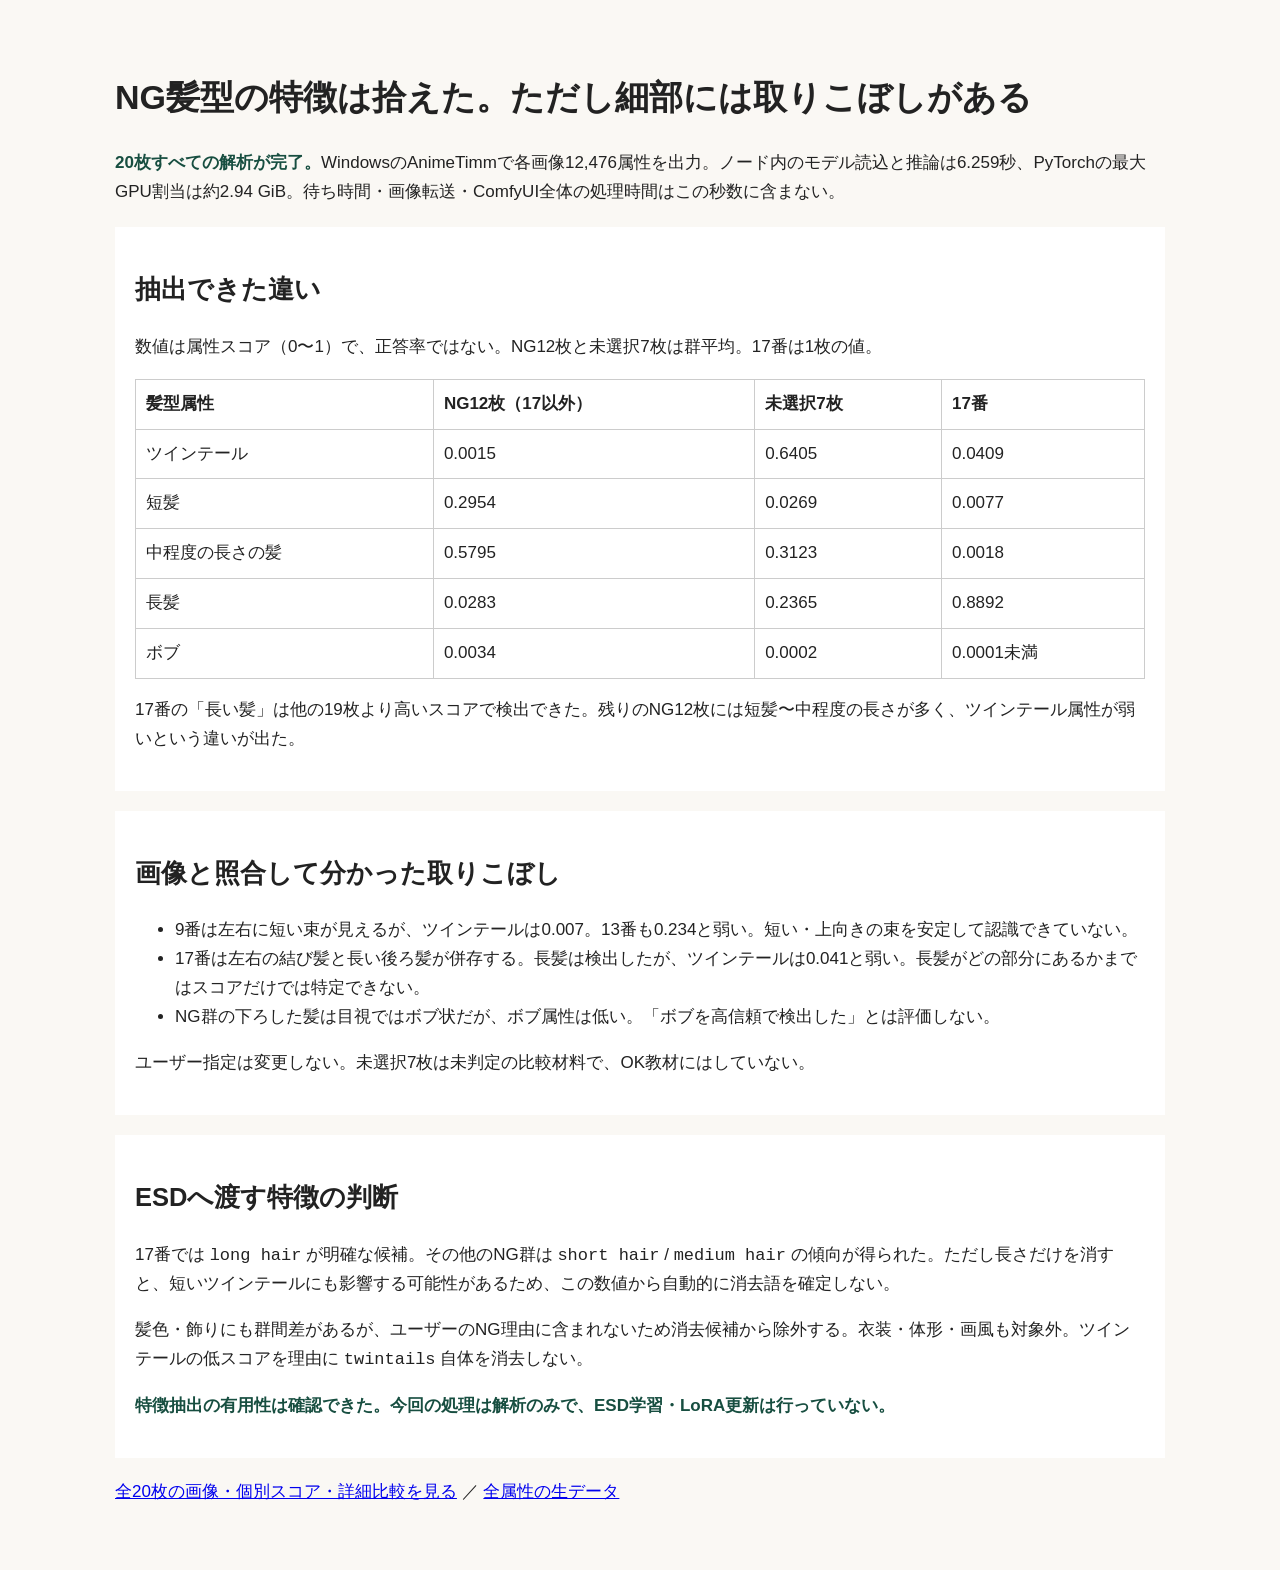
<file: evidence/preview-feedback-20260906/animetimm-assessment.html>
<!doctype html><html lang="ja"><meta charset="utf-8"><meta name="viewport" content="width=device-width,initial-scale=1">
<title>AnimeTimm：NG髪型の解析結果</title>
<style>body{font:17px/1.7 sans-serif;max-width:1050px;margin:30px auto;padding:16px;background:#faf8f4;color:#222}table{border-collapse:collapse;width:100%}td,th{border:1px solid #ccc;padding:10px;text-align:left}img{max-width:100%;height:auto}section{background:white;padding:20px;margin:20px 0}strong{color:#174e40}</style>
<h1>NG髪型の特徴は拾えた。ただし細部には取りこぼしがある</h1>
<p><strong>20枚すべての解析が完了。</strong>WindowsのAnimeTimmで各画像12,476属性を出力。ノード内のモデル読込と推論は6.259秒、PyTorchの最大GPU割当は約2.94 GiB。待ち時間・画像転送・ComfyUI全体の処理時間はこの秒数に含まない。</p>
<section><h2>抽出できた違い</h2>
<p>数値は属性スコア（0〜1）で、正答率ではない。NG12枚と未選択7枚は群平均。17番は1枚の値。</p>
<table><tr><th>髪型属性</th><th>NG12枚（17以外）</th><th>未選択7枚</th><th>17番</th></tr>
<tr><td>ツインテール</td><td>0.0015</td><td>0.6405</td><td>0.0409</td></tr>
<tr><td>短髪</td><td>0.2954</td><td>0.0269</td><td>0.0077</td></tr>
<tr><td>中程度の長さの髪</td><td>0.5795</td><td>0.3123</td><td>0.0018</td></tr>
<tr><td>長髪</td><td>0.0283</td><td>0.2365</td><td>0.8892</td></tr>
<tr><td>ボブ</td><td>0.0034</td><td>0.0002</td><td>0.0001未満</td></tr></table>
<p>17番の「長い髪」は他の19枚より高いスコアで検出できた。残りのNG12枚には短髪〜中程度の長さが多く、ツインテール属性が弱いという違いが出た。</p></section>
<section><h2>画像と照合して分かった取りこぼし</h2>
<ul><li>9番は左右に短い束が見えるが、ツインテールは0.007。13番も0.234と弱い。短い・上向きの束を安定して認識できていない。</li>
<li>17番は左右の結び髪と長い後ろ髪が併存する。長髪は検出したが、ツインテールは0.041と弱い。長髪がどの部分にあるかまではスコアだけでは特定できない。</li>
<li>NG群の下ろした髪は目視ではボブ状だが、ボブ属性は低い。「ボブを高信頼で検出した」とは評価しない。</li></ul>
<p>ユーザー指定は変更しない。未選択7枚は未判定の比較材料で、OK教材にはしていない。</p></section>
<section><h2>ESDへ渡す特徴の判断</h2><p>17番では <code>long hair</code> が明確な候補。その他のNG群は <code>short hair</code> / <code>medium hair</code> の傾向が得られた。ただし長さだけを消すと、短いツインテールにも影響する可能性があるため、この数値から自動的に消去語を確定しない。</p>
<p>髪色・飾りにも群間差があるが、ユーザーのNG理由に含まれないため消去候補から除外する。衣装・体形・画風も対象外。ツインテールの低スコアを理由に <code>twintails</code> 自体を消去しない。</p>
<p><strong>特徴抽出の有用性は確認できた。今回の処理は解析のみで、ESD学習・LoRA更新は行っていない。</strong></p></section>
<p><a href="/api/file?path=ng-animetimm-20260906/details.html">全20枚の画像・個別スコア・詳細比較を見る</a> ／ <a href="/api/file?path=ng-animetimm-20260906/report.json">全属性の生データ</a></p>
</html>
</file>
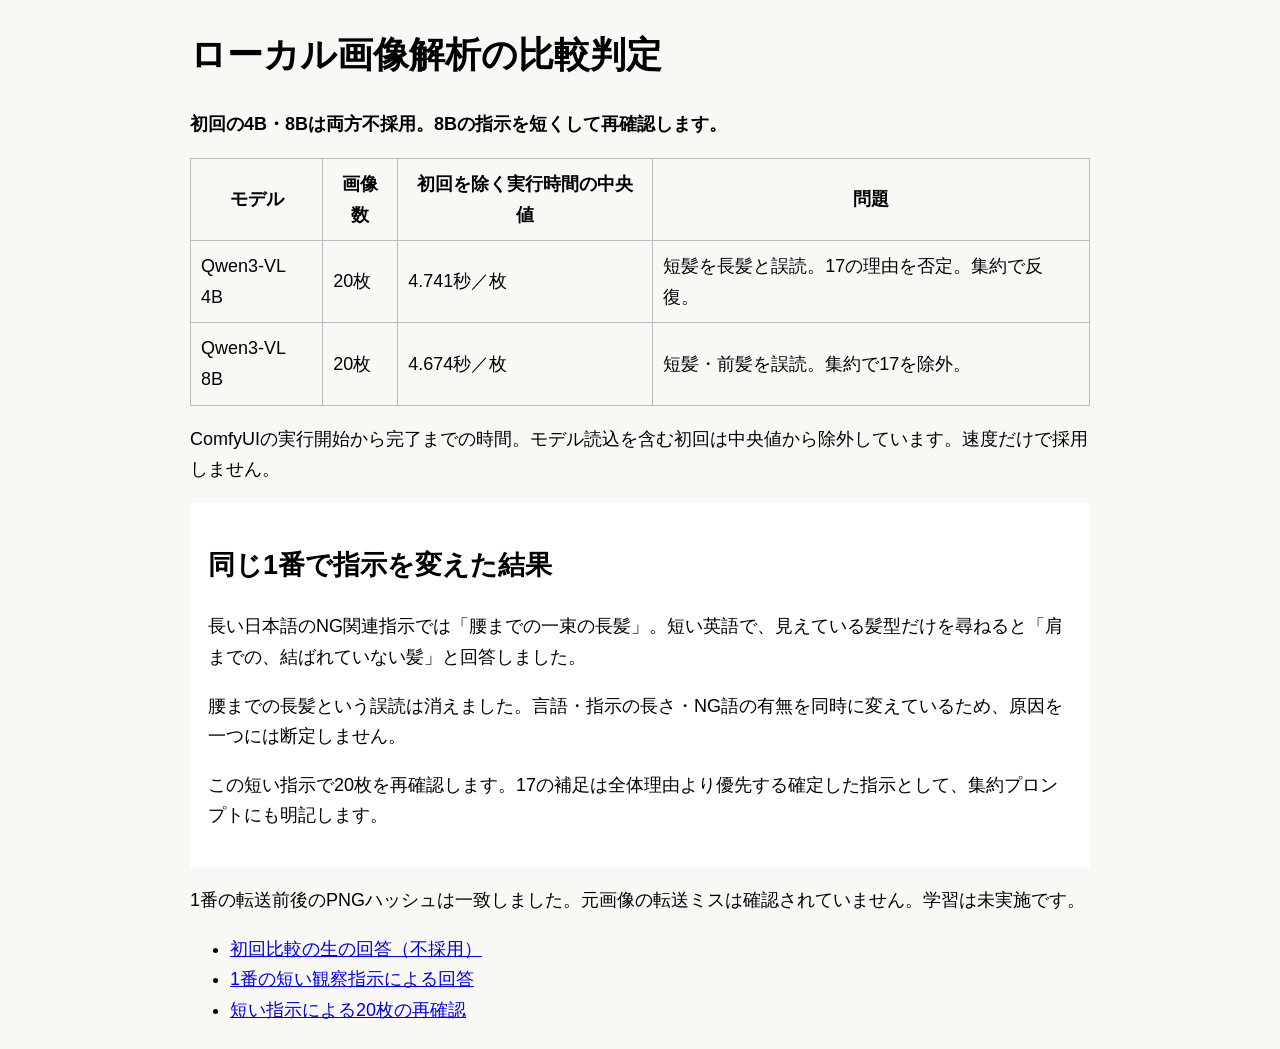
<file: evidence/preview-feedback-20260906/local-vlm-assessment.html>
<!doctype html><html lang="ja"><meta charset="utf-8"><meta name="viewport" content="width=device-width,initial-scale=1">
<title>ローカル画像解析の比較判定</title>
<style>body{font:18px/1.7 sans-serif;max-width:900px;margin:24px auto;padding:0 18px;background:#faf8f5}section{background:white;padding:18px;margin:18px 0}table{border-collapse:collapse}td,th{padding:10px;border:1px solid #bbb}</style>
<h1>ローカル画像解析の比較判定</h1>
<p><strong>初回の4B・8Bは両方不採用。8Bの指示を短くして再確認します。</strong></p>
<table><tr><th>モデル</th><th>画像数</th><th>初回を除く実行時間の中央値</th><th>問題</th></tr>
<tr><td>Qwen3-VL 4B</td><td>20枚</td><td>4.741秒／枚</td><td>短髪を長髪と誤読。17の理由を否定。集約で反復。</td></tr>
<tr><td>Qwen3-VL 8B</td><td>20枚</td><td>4.674秒／枚</td><td>短髪・前髪を誤読。集約で17を除外。</td></tr></table>
<p>ComfyUIの実行開始から完了までの時間。モデル読込を含む初回は中央値から除外しています。速度だけで採用しません。</p>
<section><h2>同じ1番で指示を変えた結果</h2>
<p>長い日本語のNG関連指示では「腰までの一束の長髪」。短い英語で、見えている髪型だけを尋ねると「肩までの、結ばれていない髪」と回答しました。</p>
<p>腰までの長髪という誤読は消えました。言語・指示の長さ・NG語の有無を同時に変えているため、原因を一つには断定しません。</p>
<p>この短い指示で20枚を再確認します。17の補足は全体理由より優先する確定した指示として、集約プロンプトにも明記します。</p></section>
<p>1番の転送前後のPNGハッシュは一致しました。元画像の転送ミスは確認されていません。学習は未実施です。</p>
<ul><li><a href="/api/file?path=ng-local-vlm-20260906/report.html">初回比較の生の回答（不採用）</a></li>
<li><a href="/api/file?path=ng-local-vlm-neutral-20260906/report.html">1番の短い観察指示による回答</a></li>
<li><a href="/api/file?path=ng-local-vlm-short-20260906/report.html">短い指示による20枚の再確認</a></li></ul></html>
</file>
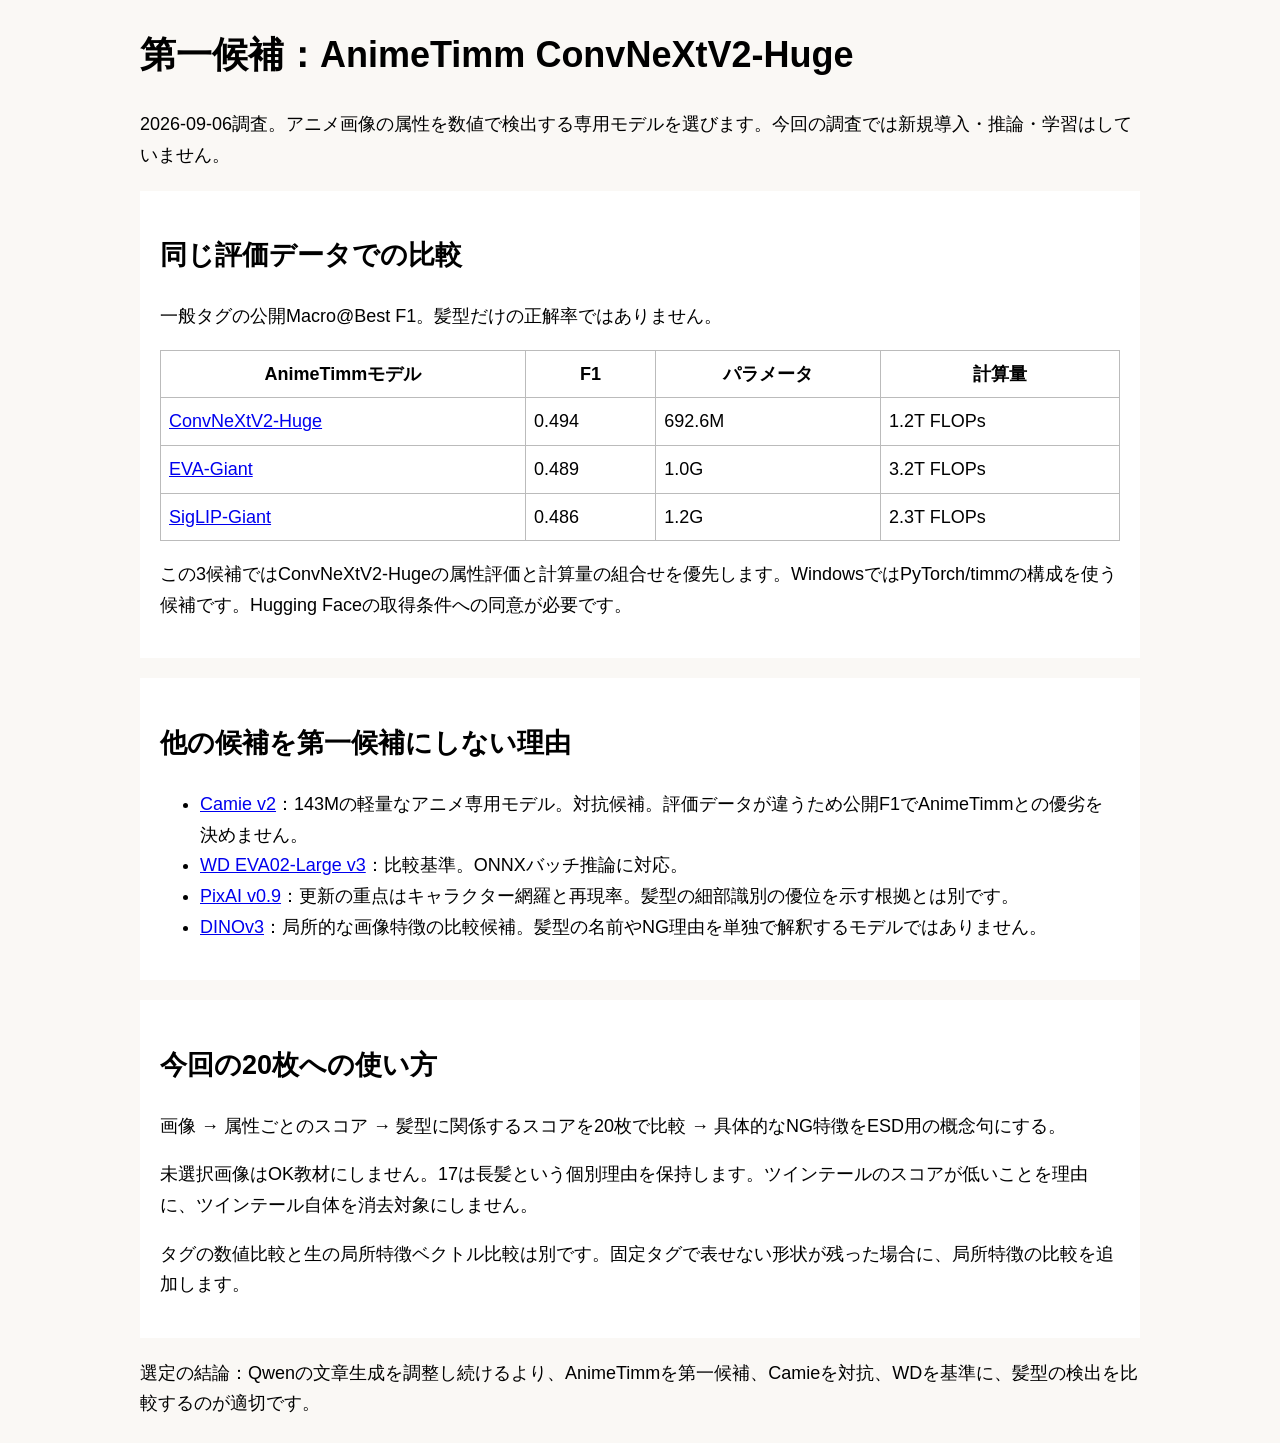
<file: evidence/preview-feedback-20260906/model-selection.html>
<!doctype html><html lang="ja"><meta charset="utf-8"><meta name="viewport" content="width=device-width,initial-scale=1">
<title>髪型の特徴抽出モデルの選定</title><style>body{font:18px/1.7 sans-serif;max-width:1000px;margin:24px auto;padding:0 16px;background:#faf8f5}section{background:white;padding:20px;margin:20px 0}td,th{padding:8px;border:1px solid #bbb}table{border-collapse:collapse;width:100%}code{overflow-wrap:anywhere}</style>
<h1>第一候補：AnimeTimm ConvNeXtV2-Huge</h1>
<p>2026-09-06調査。アニメ画像の属性を数値で検出する専用モデルを選びます。今回の調査では新規導入・推論・学習はしていません。</p>
<section><h2>同じ評価データでの比較</h2><p>一般タグの公開Macro@Best F1。髪型だけの正解率ではありません。</p>
<table><tr><th>AnimeTimmモデル</th><th>F1</th><th>パラメータ</th><th>計算量</th></tr>
<tr><td><a href="https://huggingface.co/animetimm/convnextv2_huge.dbv4-full">ConvNeXtV2-Huge</a></td><td>0.494</td><td>692.6M</td><td>1.2T FLOPs</td></tr>
<tr><td><a href="https://huggingface.co/animetimm/eva_giant_patch14_560.dbv4-full">EVA-Giant</a></td><td>0.489</td><td>1.0G</td><td>3.2T FLOPs</td></tr>
<tr><td><a href="https://huggingface.co/animetimm/vit_giantopt_patch16_siglip_384.dbv4-full">SigLIP-Giant</a></td><td>0.486</td><td>1.2G</td><td>2.3T FLOPs</td></tr></table>
<p>この3候補ではConvNeXtV2-Hugeの属性評価と計算量の組合せを優先します。WindowsではPyTorch/timmの構成を使う候補です。Hugging Faceの取得条件への同意が必要です。</p></section>
<section><h2>他の候補を第一候補にしない理由</h2><ul>
<li><a href="https://huggingface.co/Camais03/camie-tagger-v2">Camie v2</a>：143Mの軽量なアニメ専用モデル。対抗候補。評価データが違うため公開F1でAnimeTimmとの優劣を決めません。</li>
<li><a href="https://huggingface.co/SmilingWolf/wd-eva02-large-tagger-v3">WD EVA02-Large v3</a>：比較基準。ONNXバッチ推論に対応。</li>
<li><a href="https://huggingface.co/pixai-labs/pixai-tagger-v0.9">PixAI v0.9</a>：更新の重点はキャラクター網羅と再現率。髪型の細部識別の優位を示す根拠とは別です。</li>
<li><a href="https://github.com/facebookresearch/dinov3">DINOv3</a>：局所的な画像特徴の比較候補。髪型の名前やNG理由を単独で解釈するモデルではありません。</li></ul></section>
<section><h2>今回の20枚への使い方</h2><p>画像 → 属性ごとのスコア → 髪型に関係するスコアを20枚で比較 → 具体的なNG特徴をESD用の概念句にする。</p>
<p>未選択画像はOK教材にしません。17は長髪という個別理由を保持します。ツインテールのスコアが低いことを理由に、ツインテール自体を消去対象にしません。</p>
<p>タグの数値比較と生の局所特徴ベクトル比較は別です。固定タグで表せない形状が残った場合に、局所特徴の比較を追加します。</p></section>
<p>選定の結論：Qwenの文章生成を調整し続けるより、AnimeTimmを第一候補、Camieを対抗、WDを基準に、髪型の検出を比較するのが適切です。</p></html>
</file>
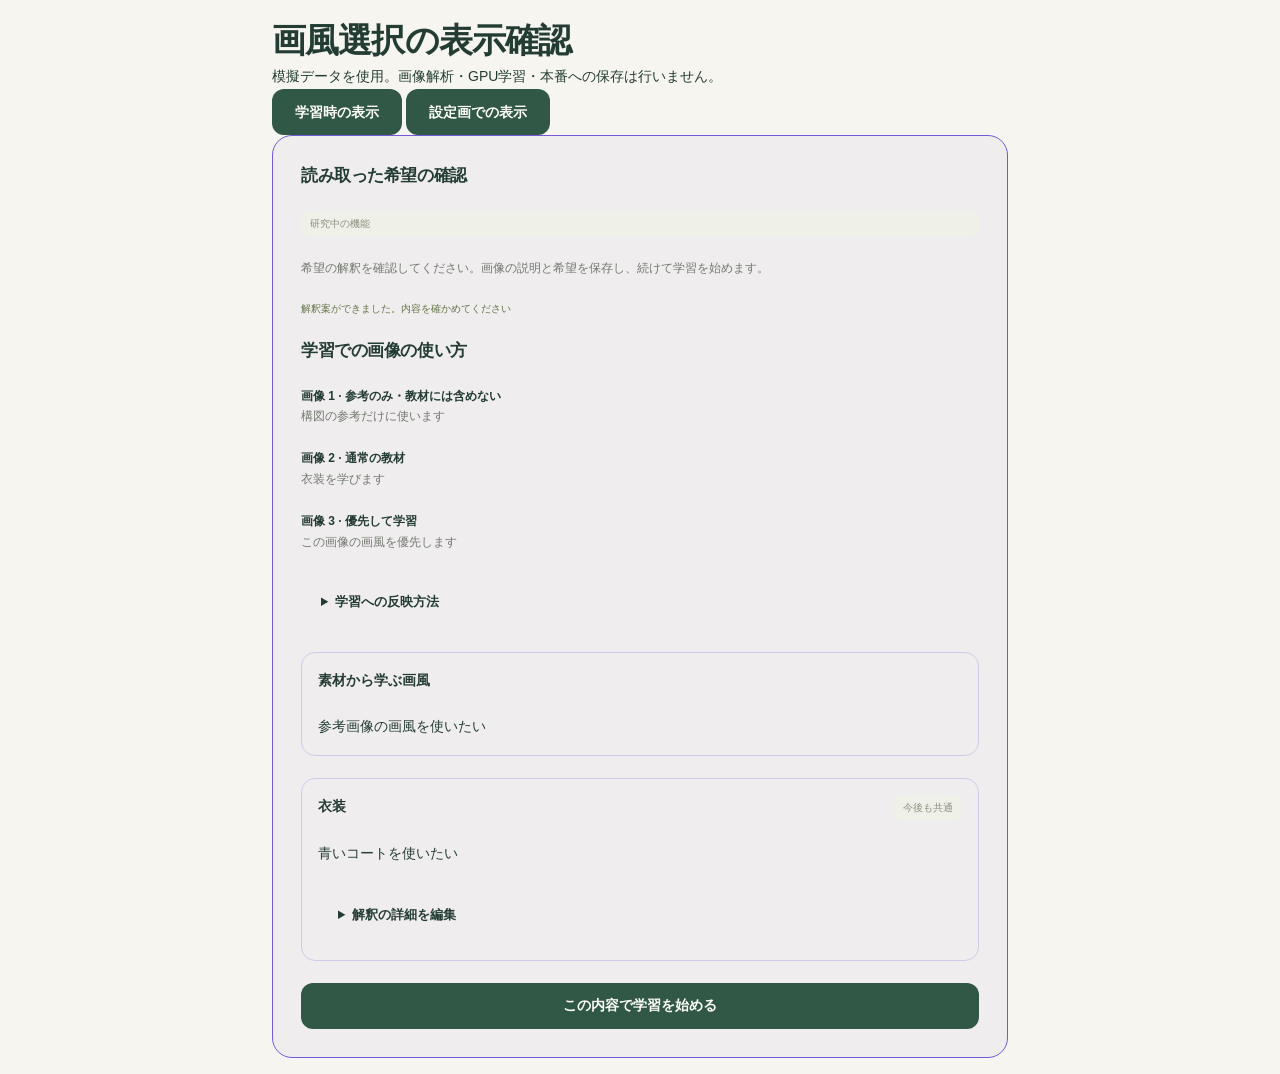
<file: evidence/style-choice-20260906/preview.html>
<!doctype html>
<html lang="ja">
<meta charset="utf-8">
<meta name="viewport" content="width=device-width, initial-scale=1">
<title>画風選択の表示確認（模擬データ）</title>
<link rel="stylesheet" href="../../web/style.css">
<main style="max-width: 48rem; margin: auto; padding: 1rem">
  <h1>画風選択の表示確認</h1>
  <p>模擬データを使用。画像解析・GPU学習・本番への保存は行いません。</p>
  <button id="training">学習時の表示</button>
  <button id="sheet">設定画での表示</button>
  <div id="editor"></div>
  <p id="receipt" role="status"></p>
</main>
<div id="notice" aria-live="polite"></div>
<script type="module">
import { API } from '../../web/api.js?v=studio-2';
import { commentEditor } from '../../web/intent.js?v=studio-2';
const output = document.querySelector('#editor');
const receipt = document.querySelector('#receipt');
let dispose = () => {};
async function show(stage) {
  dispose(); output.replaceChildren(); receipt.textContent = '';
  let job = {job_id:'style-display-fixture',status:'awaiting_confirmation',stage,panel:'',original_comment:'画風と衣装への希望',references:[],
    existing_settings:{style:'線画'},available_styles:[{name:'水彩',lora_name:'fixture.safetensors'}],
    proposal:{observations:[],questions:[],changes:[
      {feature:'style',scope:'persistent',panel_key:null,reference:null,description_en:'',avoid_en:'',avoid_ja:'',reason_ja:'参考画像の画風を使いたい',style_name:null,style_deferred:false},
      {feature:'outfit',scope:'persistent',panel_key:null,reference:null,description_en:'blue coat',avoid_en:'',avoid_ja:'',reason_ja:'青いコートを使いたい'}]}};
  if (stage === 'training') {
    job.references = [0,1,2].map(sample_index => ({record_key:'fixture',sample_index,path:`sample-${sample_index}.png`}));
    job.proposal.training_samples = job.references.map((reference,i) => ({reference,priority:['reference','normal','primary'][i],features:[['pose','outfit','style'][i]],reason_ja:['構図の参考だけに使います','衣装を学びます','この画像の画風を優先します'][i]}));
  }
  const accept = proposal => {
    const style = proposal.changes.find(c => c.feature === 'style');
    receipt.textContent = stage === 'training' ? '確認結果：画像1は構図の参考だけ、画像2を通常の教材、画像3を優先する教材として学習開始。' : style.style_deferred ? '確認結果：画風設定は線画のまま。青いコートの希望を採用。' : `確認結果：画風は${style.style_name || '追加なし'}。青いコートの希望を採用。`;
    job = {...job,status:'confirmed',accepted:proposal}; return job;
  };
  API.commentIntents = async () => [job];
  API.confirmComment = async (_id, proposal) => accept(proposal);
  const editor = await commentEditor(output,{name:'表示確認',kind:'character',stage,
    ...(stage === 'training' ? {learningJob:job,onLearningConfirm:async proposal => accept(proposal)} : {})});
  dispose = editor.dispose;
}
document.querySelector('#training').onclick = () => show('training');
document.querySelector('#sheet').onclick = () => show('sheet');
await show('training');
</script>
</html>
</file>
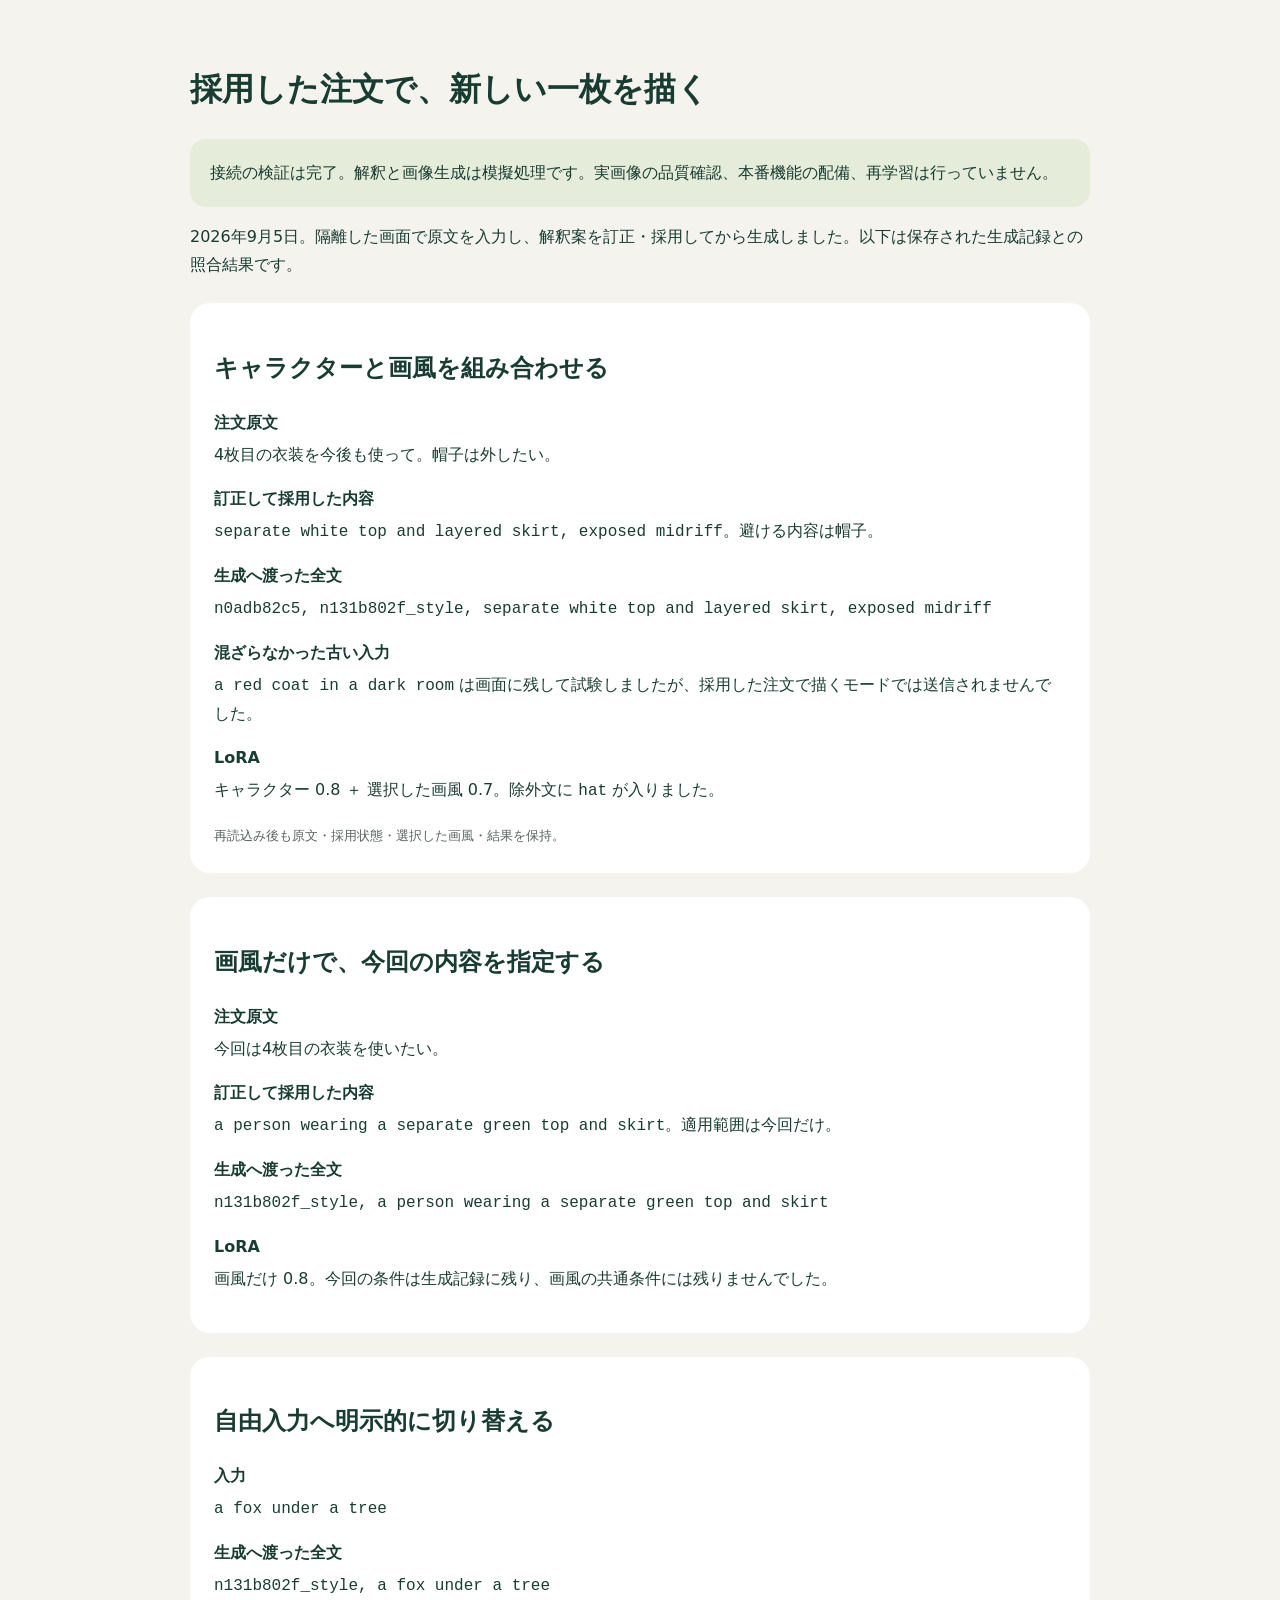
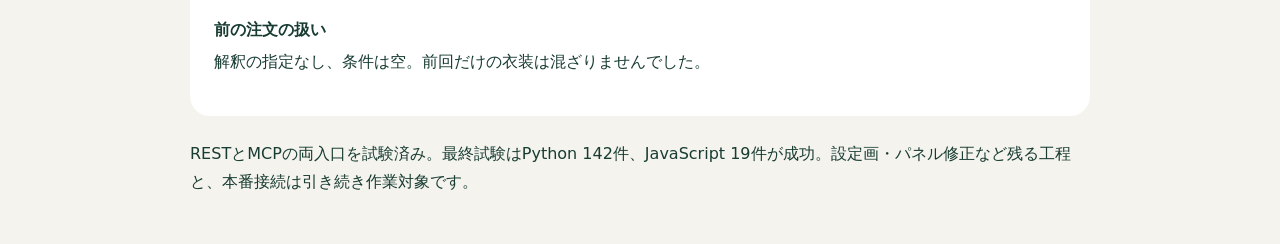
<file: evidence/user-intent-agent-20260905/drawing.html>
<!doctype html>
<html lang="ja">
<meta charset="utf-8">
<meta name="viewport" content="width=device-width,initial-scale=1">
<title>一枚生成への注文の接続確認</title>
<style>body{max-width:900px;margin:24px auto;padding:16px;background:#f4f3ee;color:#183c32;font:16px/1.75 system-ui}section{background:white;padding:24px;border-radius:20px;margin:24px 0}p,code{overflow-wrap:anywhere}.notice{background:#e5ecd9;padding:20px;border-radius:16px}dt{font-weight:600;margin-top:16px}dd{margin:4px 0}small{color:#58665e}</style>
<h1>採用した注文で、新しい一枚を描く</h1>
<p class="notice">接続の検証は完了。解釈と画像生成は模擬処理です。実画像の品質確認、本番機能の配備、再学習は行っていません。</p>
<p>2026年9月5日。隔離した画面で原文を入力し、解釈案を訂正・採用してから生成しました。以下は保存された生成記録との照合結果です。</p>
<section><h2>キャラクターと画風を組み合わせる</h2><dl>
<dt>注文原文</dt><dd>4枚目の衣装を今後も使って。帽子は外したい。</dd>
<dt>訂正して採用した内容</dt><dd><code>separate white top and layered skirt, exposed midriff</code>。避ける内容は帽子。</dd>
<dt>生成へ渡った全文</dt><dd><code>n0adb82c5, n131b802f_style, separate white top and layered skirt, exposed midriff</code></dd>
<dt>混ざらなかった古い入力</dt><dd><code>a red coat in a dark room</code> は画面に残して試験しましたが、採用した注文で描くモードでは送信されませんでした。</dd>
<dt>LoRA</dt><dd>キャラクター 0.8 ＋ 選択した画風 0.7。除外文に <code>hat</code> が入りました。</dd>
</dl><small>再読込み後も原文・採用状態・選択した画風・結果を保持。</small></section>
<section><h2>画風だけで、今回の内容を指定する</h2><dl>
<dt>注文原文</dt><dd>今回は4枚目の衣装を使いたい。</dd>
<dt>訂正して採用した内容</dt><dd><code>a person wearing a separate green top and skirt</code>。適用範囲は今回だけ。</dd>
<dt>生成へ渡った全文</dt><dd><code>n131b802f_style, a person wearing a separate green top and skirt</code></dd>
<dt>LoRA</dt><dd>画風だけ 0.8。今回の条件は生成記録に残り、画風の共通条件には残りませんでした。</dd>
</dl></section>
<section><h2>自由入力へ明示的に切り替える</h2><dl>
<dt>入力</dt><dd><code>a fox under a tree</code></dd>
<dt>生成へ渡った全文</dt><dd><code>n131b802f_style, a fox under a tree</code></dd>
<dt>前の注文の扱い</dt><dd>解釈の指定なし、条件は空。前回だけの衣装は混ざりませんでした。</dd>
</dl></section>
<p>RESTとMCPの両入口を試験済み。最終試験はPython 142件、JavaScript 19件が成功。設定画・パネル修正など残る工程と、本番接続は引き続き作業対象です。</p>
</html>
</file>
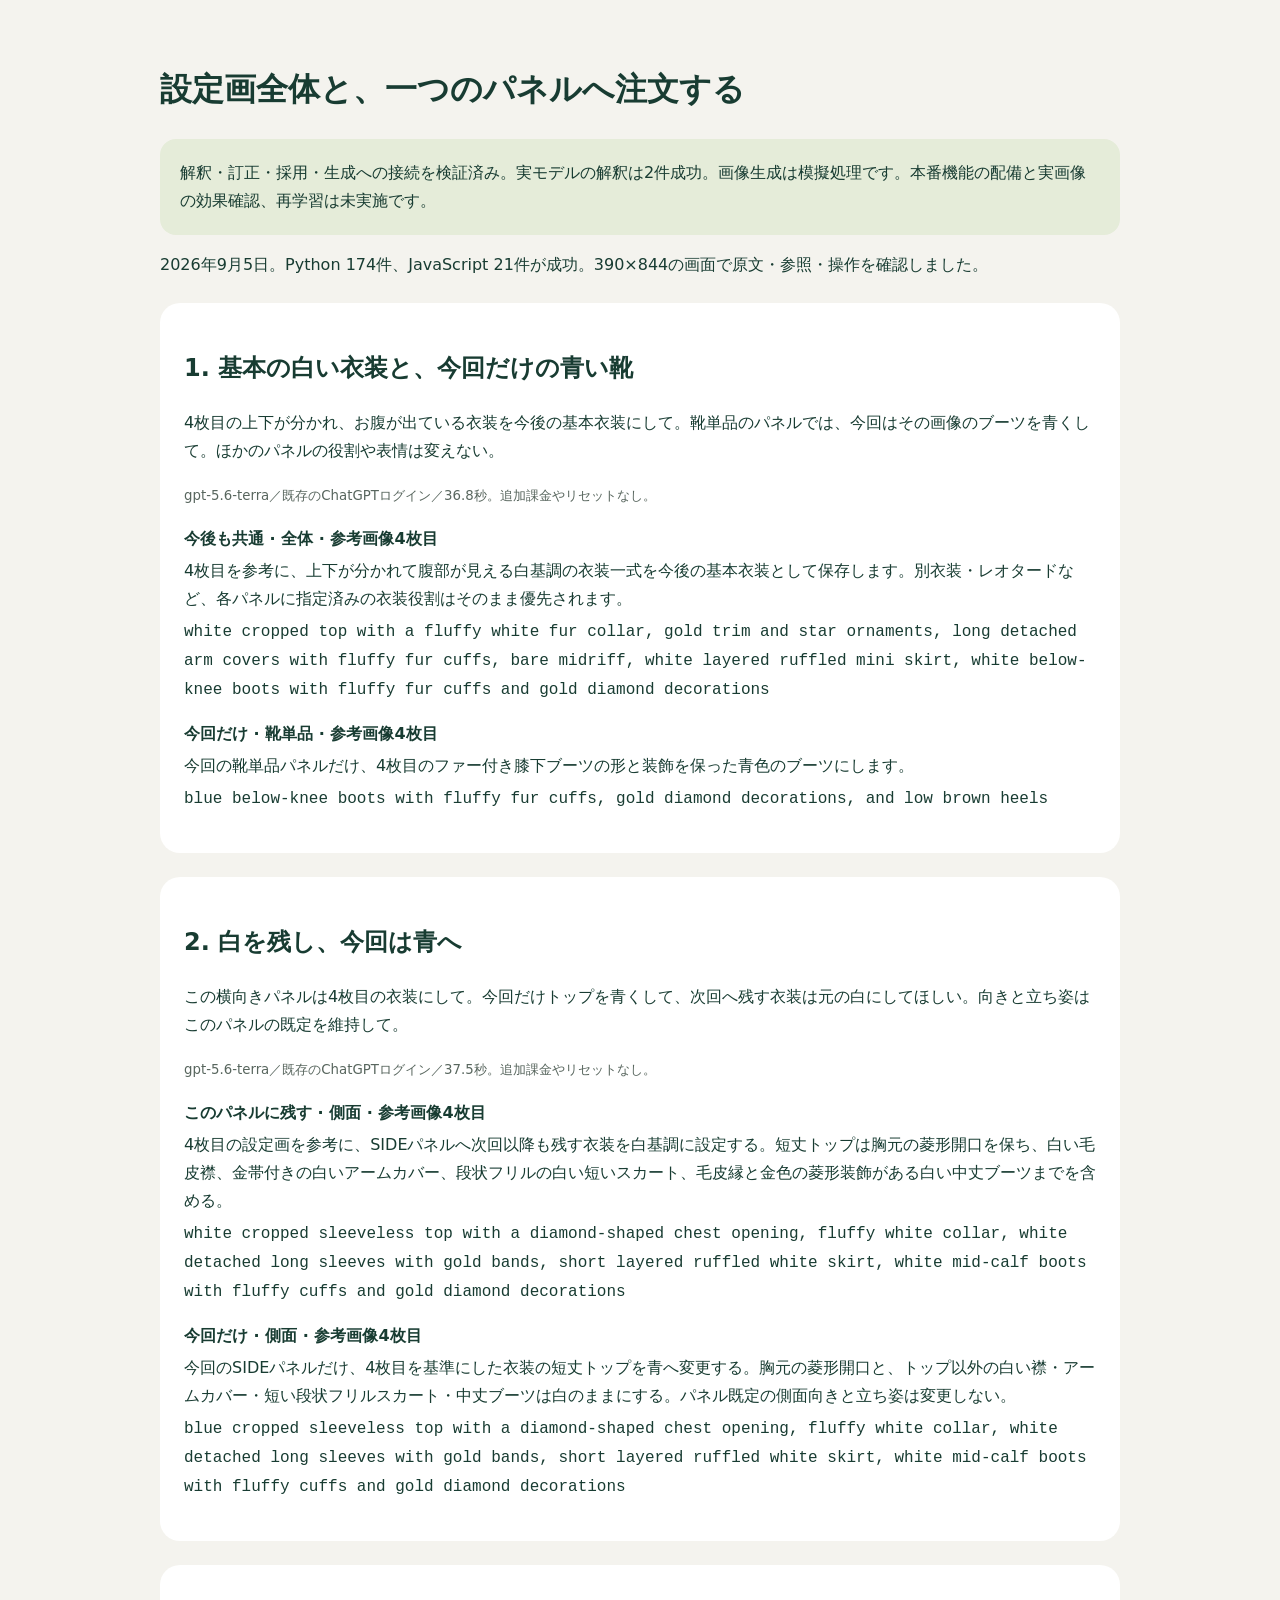
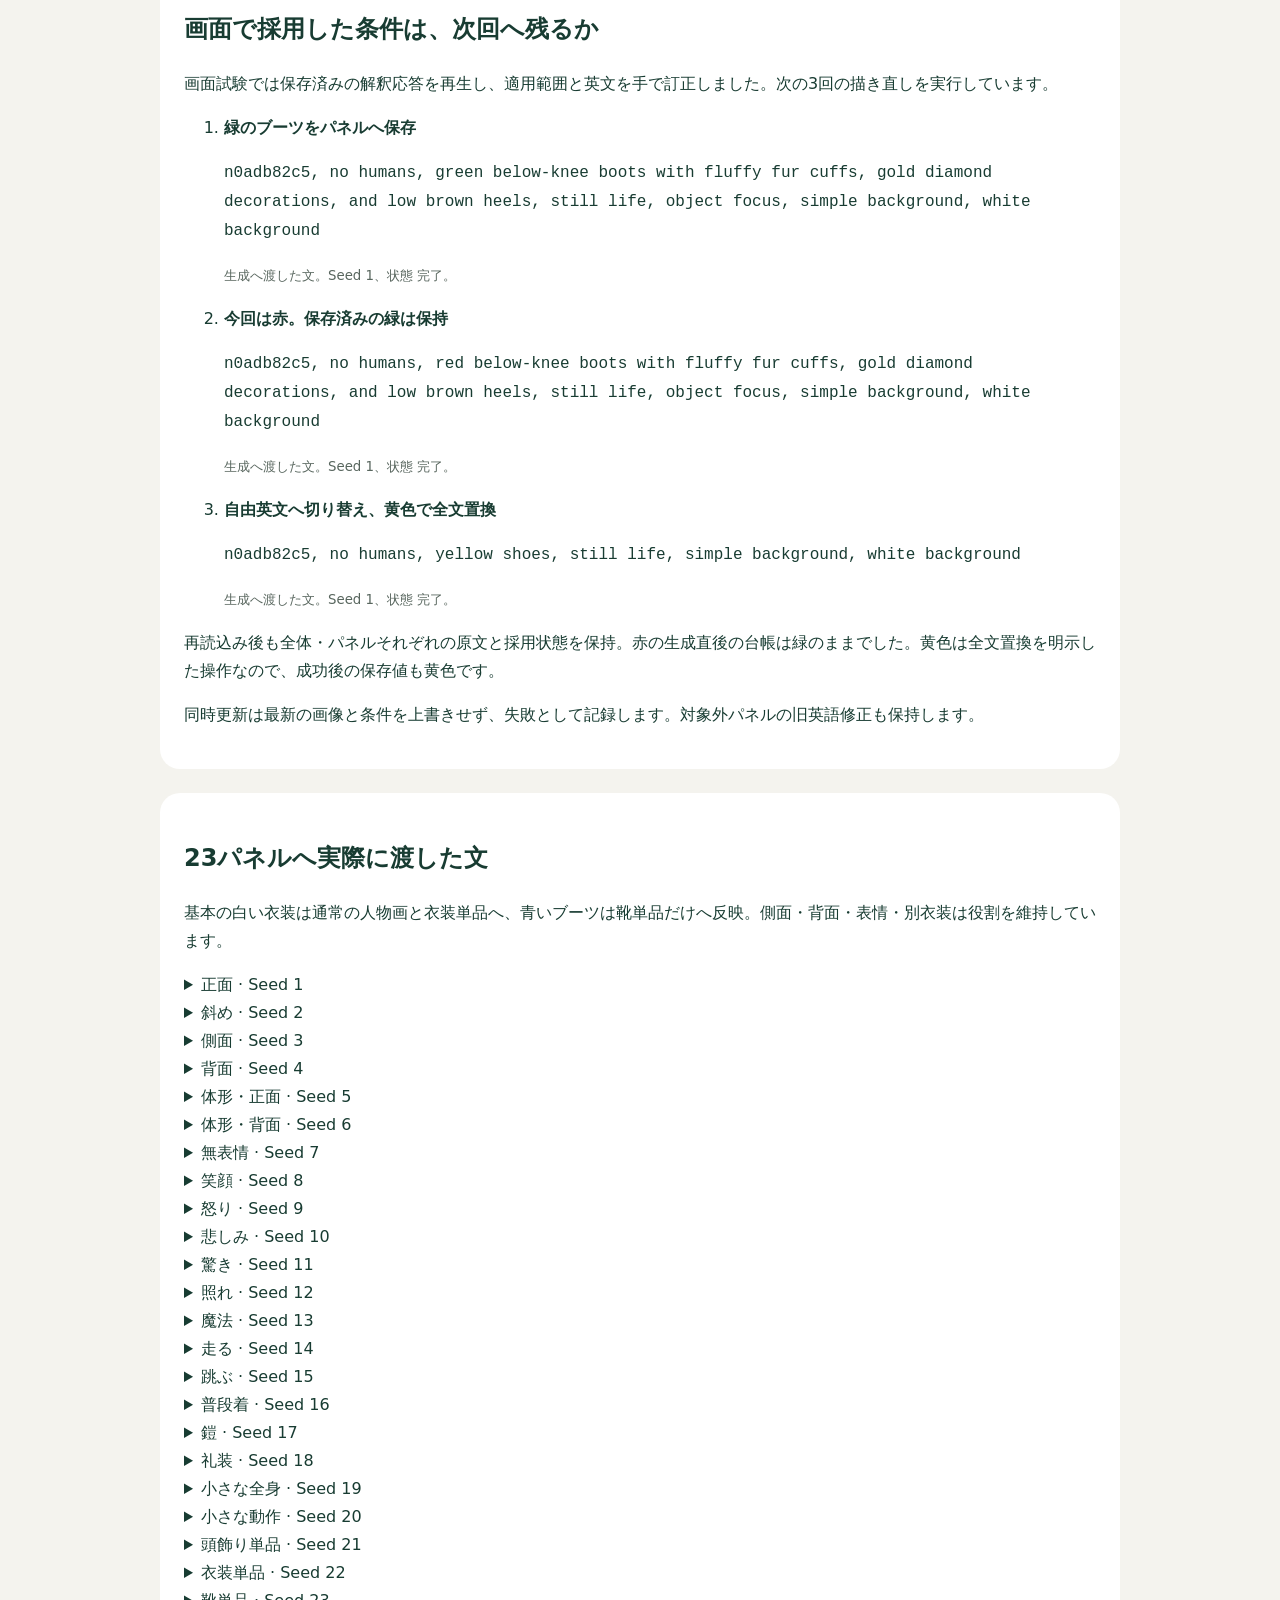
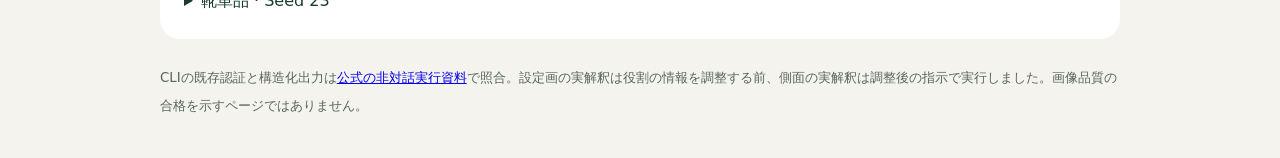
<file: evidence/user-intent-agent-20260905/sheet-panel.html>
<!doctype html>
<html lang="ja"><meta charset="utf-8"><meta name="viewport" content="width=device-width,initial-scale=1">
<title>設定画とパネルへの注文の確認</title>
<style>body{max-width:960px;margin:24px auto;padding:16px;background:#f4f3ee;color:#183c32;font:16px/1.75 system-ui}section{background:white;padding:24px;border-radius:20px;margin:24px 0}p,code{overflow-wrap:anywhere}.notice{background:#e5ecd9;padding:20px;border-radius:16px}dt{font-weight:600;margin-top:16px}dd{margin:4px 0}small{color:#58665e}summary{cursor:pointer}li{margin-bottom:16px}</style>
<h1>設定画全体と、一つのパネルへ注文する</h1>
<p class="notice">解釈・訂正・採用・生成への接続を検証済み。実モデルの解釈は2件成功。画像生成は模擬処理です。本番機能の配備と実画像の効果確認、再学習は未実施です。</p>
<p>2026年9月5日。Python 174件、JavaScript 21件が成功。390×844の画面で原文・参照・操作を確認しました。</p><section><h2>1. 基本の白い衣装と、今回だけの青い靴</h2><p>4枚目の上下が分かれ、お腹が出ている衣装を今後の基本衣装にして。靴単品のパネルでは、今回はその画像のブーツを青くして。ほかのパネルの役割や表情は変えない。</p><p><small>gpt-5.6-terra／既存のChatGPTログイン／36.8秒。追加課金やリセットなし。</small></p><dl><dt>今後も共通 · 全体 · 参考画像4枚目</dt><dd>4枚目を参考に、上下が分かれて腹部が見える白基調の衣装一式を今後の基本衣装として保存します。別衣装・レオタードなど、各パネルに指定済みの衣装役割はそのまま優先されます。</dd><dd><code>white cropped top with a fluffy white fur collar, gold trim and star ornaments, long detached arm covers with fluffy fur cuffs, bare midriff, white layered ruffled mini skirt, white below-knee boots with fluffy fur cuffs and gold diamond decorations</code></dd><dt>今回だけ · 靴単品 · 参考画像4枚目</dt><dd>今回の靴単品パネルだけ、4枚目のファー付き膝下ブーツの形と装飾を保った青色のブーツにします。</dd><dd><code>blue below-knee boots with fluffy fur cuffs, gold diamond decorations, and low brown heels</code></dd></dl></section><section><h2>2. 白を残し、今回は青へ</h2><p>この横向きパネルは4枚目の衣装にして。今回だけトップを青くして、次回へ残す衣装は元の白にしてほしい。向きと立ち姿はこのパネルの既定を維持して。</p><p><small>gpt-5.6-terra／既存のChatGPTログイン／37.5秒。追加課金やリセットなし。</small></p><dl><dt>このパネルに残す · 側面 · 参考画像4枚目</dt><dd>4枚目の設定画を参考に、SIDEパネルへ次回以降も残す衣装を白基調に設定する。短丈トップは胸元の菱形開口を保ち、白い毛皮襟、金帯付きの白いアームカバー、段状フリルの白い短いスカート、毛皮縁と金色の菱形装飾がある白い中丈ブーツまでを含める。</dd><dd><code>white cropped sleeveless top with a diamond-shaped chest opening, fluffy white collar, white detached long sleeves with gold bands, short layered ruffled white skirt, white mid-calf boots with fluffy cuffs and gold diamond decorations</code></dd><dt>今回だけ · 側面 · 参考画像4枚目</dt><dd>今回のSIDEパネルだけ、4枚目を基準にした衣装の短丈トップを青へ変更する。胸元の菱形開口と、トップ以外の白い襟・アームカバー・短い段状フリルスカート・中丈ブーツは白のままにする。パネル既定の側面向きと立ち姿は変更しない。</dd><dd><code>blue cropped sleeveless top with a diamond-shaped chest opening, fluffy white collar, white detached long sleeves with gold bands, short layered ruffled white skirt, white mid-calf boots with fluffy cuffs and gold diamond decorations</code></dd></dl></section><section><h2>画面で採用した条件は、次回へ残るか</h2><p>画面試験では保存済みの解釈応答を再生し、適用範囲と英文を手で訂正しました。次の3回の描き直しを実行しています。</p><ol><li><strong>緑のブーツをパネルへ保存</strong><p><code>n0adb82c5, no humans, green below-knee boots with fluffy fur cuffs, gold diamond decorations, and low brown heels, still life, object focus, simple background, white background</code></p><small>生成へ渡した文。Seed 1、状態 完了。</small></li><li><strong>今回は赤。保存済みの緑は保持</strong><p><code>n0adb82c5, no humans, red below-knee boots with fluffy fur cuffs, gold diamond decorations, and low brown heels, still life, object focus, simple background, white background</code></p><small>生成へ渡した文。Seed 1、状態 完了。</small></li><li><strong>自由英文へ切り替え、黄色で全文置換</strong><p><code>n0adb82c5, no humans, yellow shoes, still life, simple background, white background</code></p><small>生成へ渡した文。Seed 1、状態 完了。</small></li></ol><p>再読込み後も全体・パネルそれぞれの原文と採用状態を保持。赤の生成直後の台帳は緑のままでした。黄色は全文置換を明示した操作なので、成功後の保存値も黄色です。</p><p>同時更新は最新の画像と条件を上書きせず、失敗として記録します。対象外パネルの旧英語修正も保持します。</p></section><section><h2>23パネルへ実際に渡した文</h2><p>基本の白い衣装は通常の人物画と衣装単品へ、青いブーツは靴単品だけへ反映。側面・背面・表情・別衣装は役割を維持しています。</p><details><summary>正面 · Seed 1</summary><p><code>n0adb82c5, 1girl, full body, standing, front view, looking at viewer, arms at sides, white cropped top with a fluffy white fur collar, gold trim and star ornaments, long detached arm covers with fluffy fur cuffs, bare midriff, white layered ruffled mini skirt, white below-knee boots with fluffy fur cuffs and gold diamond decorations, simple background, white background</code></p><details><summary>除外文</summary><p><code>lowres, bad anatomy, bad hands, text, watermark, multiple views, reference sheet, collage</code></p></details></details><details><summary>斜め · Seed 2</summary><p><code>n0adb82c5, 1girl, full body, standing, three-quarter view, looking at viewer, white cropped top with a fluffy white fur collar, gold trim and star ornaments, long detached arm covers with fluffy fur cuffs, bare midriff, white layered ruffled mini skirt, white below-knee boots with fluffy fur cuffs and gold diamond decorations, simple background, white background</code></p><details><summary>除外文</summary><p><code>lowres, bad anatomy, bad hands, text, watermark, multiple views, reference sheet, collage</code></p></details></details><details><summary>側面 · Seed 3</summary><p><code>n0adb82c5, 1girl, full body, standing, from side, profile, facing to the side, white cropped top with a fluffy white fur collar, gold trim and star ornaments, long detached arm covers with fluffy fur cuffs, bare midriff, white layered ruffled mini skirt, white below-knee boots with fluffy fur cuffs and gold diamond decorations, simple background, white background</code></p><details><summary>除外文</summary><p><code>lowres, bad anatomy, bad hands, text, watermark, multiple views, reference sheet, collage</code></p></details></details><details><summary>背面 · Seed 4</summary><p><code>n0adb82c5, 1girl, full body, standing, from behind, back view, facing away, back of head, white cropped top with a fluffy white fur collar, gold trim and star ornaments, long detached arm covers with fluffy fur cuffs, bare midriff, white layered ruffled mini skirt, white below-knee boots with fluffy fur cuffs and gold diamond decorations, simple background, white background</code></p><details><summary>除外文</summary><p><code>lowres, bad anatomy, bad hands, text, watermark, multiple views, reference sheet, collage</code></p></details></details><details><summary>体形・正面 · Seed 5</summary><p><code>n0adb82c5, 1girl, full body, standing, front view, arms slightly out, plain white leotard, bodysuit, bare legs, barefoot, simple background, white background</code></p><details><summary>除外文</summary><p><code>lowres, bad anatomy, bad hands, text, watermark, multiple views, reference sheet, collage</code></p></details></details><details><summary>体形・背面 · Seed 6</summary><p><code>n0adb82c5, 1girl, full body, standing, from behind, facing away, plain white leotard, bodysuit, bare legs, barefoot, simple background, white background</code></p><details><summary>除外文</summary><p><code>lowres, bad anatomy, bad hands, text, watermark, multiple views, reference sheet, collage</code></p></details></details><details><summary>無表情 · Seed 7</summary><p><code>n0adb82c5, 1girl, portrait, close-up, face, looking at viewer, expressionless, closed mouth, white cropped top with a fluffy white fur collar, gold trim and star ornaments, long detached arm covers with fluffy fur cuffs, bare midriff, white layered ruffled mini skirt, white below-knee boots with fluffy fur cuffs and gold diamond decorations, simple background, white background</code></p><details><summary>除外文</summary><p><code>lowres, bad anatomy, bad hands, text, watermark, multiple views, reference sheet, collage</code></p></details></details><details><summary>笑顔 · Seed 8</summary><p><code>n0adb82c5, 1girl, portrait, close-up, face, looking at viewer, smile, open mouth, happy, blush, white cropped top with a fluffy white fur collar, gold trim and star ornaments, long detached arm covers with fluffy fur cuffs, bare midriff, white layered ruffled mini skirt, white below-knee boots with fluffy fur cuffs and gold diamond decorations, simple background, white background</code></p><details><summary>除外文</summary><p><code>lowres, bad anatomy, bad hands, text, watermark, multiple views, reference sheet, collage</code></p></details></details><details><summary>怒り · Seed 9</summary><p><code>n0adb82c5, 1girl, portrait, close-up, face, looking at viewer, angry, pout, anger vein, furrowed brow, puffed cheeks, white cropped top with a fluffy white fur collar, gold trim and star ornaments, long detached arm covers with fluffy fur cuffs, bare midriff, white layered ruffled mini skirt, white below-knee boots with fluffy fur cuffs and gold diamond decorations, simple background, white background</code></p><details><summary>除外文</summary><p><code>lowres, bad anatomy, bad hands, text, watermark, multiple views, reference sheet, collage</code></p></details></details><details><summary>悲しみ · Seed 10</summary><p><code>n0adb82c5, 1girl, portrait, close-up, face, looking at viewer, sad, tears, crying, wavy mouth, white cropped top with a fluffy white fur collar, gold trim and star ornaments, long detached arm covers with fluffy fur cuffs, bare midriff, white layered ruffled mini skirt, white below-knee boots with fluffy fur cuffs and gold diamond decorations, simple background, white background</code></p><details><summary>除外文</summary><p><code>lowres, bad anatomy, bad hands, text, watermark, multiple views, reference sheet, collage</code></p></details></details><details><summary>驚き · Seed 11</summary><p><code>n0adb82c5, 1girl, portrait, close-up, face, looking at viewer, surprised, wide eyes, open mouth, white cropped top with a fluffy white fur collar, gold trim and star ornaments, long detached arm covers with fluffy fur cuffs, bare midriff, white layered ruffled mini skirt, white below-knee boots with fluffy fur cuffs and gold diamond decorations, simple background, white background</code></p><details><summary>除外文</summary><p><code>lowres, bad anatomy, bad hands, text, watermark, multiple views, reference sheet, collage</code></p></details></details><details><summary>照れ · Seed 12</summary><p><code>n0adb82c5, 1girl, portrait, close-up, face, embarrassed, blush, nervous, looking away, white cropped top with a fluffy white fur collar, gold trim and star ornaments, long detached arm covers with fluffy fur cuffs, bare midriff, white layered ruffled mini skirt, white below-knee boots with fluffy fur cuffs and gold diamond decorations, simple background, white background</code></p><details><summary>除外文</summary><p><code>lowres, bad anatomy, bad hands, text, watermark, multiple views, reference sheet, collage</code></p></details></details><details><summary>魔法 · Seed 13</summary><p><code>n0adb82c5, 1girl, full body, dynamic pose, casting spell, magic, outstretched arm, action, white cropped top with a fluffy white fur collar, gold trim and star ornaments, long detached arm covers with fluffy fur cuffs, bare midriff, white layered ruffled mini skirt, white below-knee boots with fluffy fur cuffs and gold diamond decorations, simple background, white background</code></p><details><summary>除外文</summary><p><code>lowres, bad anatomy, bad hands, text, watermark, multiple views, reference sheet, collage</code></p></details></details><details><summary>走る · Seed 14</summary><p><code>n0adb82c5, 1girl, full body, running, dynamic pose, motion, white cropped top with a fluffy white fur collar, gold trim and star ornaments, long detached arm covers with fluffy fur cuffs, bare midriff, white layered ruffled mini skirt, white below-knee boots with fluffy fur cuffs and gold diamond decorations, simple background, white background</code></p><details><summary>除外文</summary><p><code>lowres, bad anatomy, bad hands, text, watermark, multiple views, reference sheet, collage</code></p></details></details><details><summary>跳ぶ · Seed 15</summary><p><code>n0adb82c5, 1girl, full body, jumping, midair, dynamic pose, white cropped top with a fluffy white fur collar, gold trim and star ornaments, long detached arm covers with fluffy fur cuffs, bare midriff, white layered ruffled mini skirt, white below-knee boots with fluffy fur cuffs and gold diamond decorations, simple background, white background</code></p><details><summary>除外文</summary><p><code>lowres, bad anatomy, bad hands, text, watermark, multiple views, reference sheet, collage</code></p></details></details><details><summary>普段着 · Seed 16</summary><p><code>n0adb82c5, 1girl, full body, standing, front view, hoodie, denim shorts, sneakers, casual clothes, simple background, white background</code></p><details><summary>除外文</summary><p><code>lowres, bad anatomy, bad hands, text, watermark, multiple views, reference sheet, collage</code></p></details></details><details><summary>鎧 · Seed 17</summary><p><code>n0adb82c5, 1girl, full body, standing, front view, plate armor, knight, breastplate, pauldrons, gauntlets, simple background, white background</code></p><details><summary>除外文</summary><p><code>lowres, bad anatomy, bad hands, text, watermark, multiple views, reference sheet, collage</code></p></details></details><details><summary>礼装 · Seed 18</summary><p><code>n0adb82c5, 1girl, full body, standing, front view, ball gown, evening dress, long dress, elbow gloves, simple background, white background</code></p><details><summary>除外文</summary><p><code>lowres, bad anatomy, bad hands, text, watermark, multiple views, reference sheet, collage</code></p></details></details><details><summary>小さな全身 · Seed 19</summary><p><code>n0adb82c5, 1girl, chibi, super deformed, full body, big head, standing, looking at viewer, white cropped top with a fluffy white fur collar, gold trim and star ornaments, long detached arm covers with fluffy fur cuffs, bare midriff, white layered ruffled mini skirt, white below-knee boots with fluffy fur cuffs and gold diamond decorations, simple background, white background</code></p><details><summary>除外文</summary><p><code>lowres, bad anatomy, bad hands, text, watermark, multiple views, reference sheet, collage</code></p></details></details><details><summary>小さな動作 · Seed 20</summary><p><code>n0adb82c5, 1girl, chibi, super deformed, full body, jumping, waving, happy, white cropped top with a fluffy white fur collar, gold trim and star ornaments, long detached arm covers with fluffy fur cuffs, bare midriff, white layered ruffled mini skirt, white below-knee boots with fluffy fur cuffs and gold diamond decorations, simple background, white background</code></p><details><summary>除外文</summary><p><code>lowres, bad anatomy, bad hands, text, watermark, multiple views, reference sheet, collage</code></p></details></details><details><summary>頭飾り単品 · Seed 21</summary><p><code>n0adb82c5, no humans, hair ornament, headwear, still life, object focus, close-up, simple background, white background</code></p><details><summary>除外文</summary><p><code>lowres, bad anatomy, bad hands, text, watermark, multiple views, reference sheet, collage</code></p></details></details><details><summary>衣装単品 · Seed 22</summary><p><code>n0adb82c5, no humans, white cropped top with a fluffy white fur collar, gold trim and star ornaments, long detached arm covers with fluffy fur cuffs, bare midriff, white layered ruffled mini skirt, white below-knee boots with fluffy fur cuffs and gold diamond decorations, flat lay, still life, object focus, simple background, white background</code></p><details><summary>除外文</summary><p><code>lowres, bad anatomy, bad hands, text, watermark, multiple views, reference sheet, collage</code></p></details></details><details><summary>靴単品 · Seed 23</summary><p><code>n0adb82c5, no humans, blue below-knee boots with fluffy fur cuffs, gold diamond decorations, and low brown heels, still life, object focus, simple background, white background</code></p><details><summary>除外文</summary><p><code>lowres, bad anatomy, bad hands, text, watermark, multiple views, reference sheet, collage</code></p></details></details></section><p><small>CLIの既存認証と構造化出力は<a href="https://learn.chatgpt.com/docs/non-interactive-mode">公式の非対話実行資料</a>で照合。設定画の実解釈は役割の情報を調整する前、側面の実解釈は調整後の指示で実行しました。画像品質の合格を示すページではありません。</small></p></html>
</file>
<file: web/style.css>
@layer reset, base, layout, components, responsive;
@layer reset {
  *, *::before, *::after { box-sizing: border-box; }
  body, h1, h2, h3, p, figure { margin: 0; }
  button, input, textarea, select { font: inherit; }
  button, a, input, textarea, select, summary { -webkit-tap-highlight-color: transparent; }
  img { display: block; max-width: 100%; }
  button, a { touch-action: manipulation; }
  button { cursor: pointer; }
  a { color: inherit; text-decoration: none; }
  svg { flex: none; vertical-align: middle; }
  [hidden] { display: none !important; }
}
@layer base {
  :root { --paper: #f6f5ef; --white: #fffefa; --ink: #243d34; --muted: #72796f; --green: #315847; --green-dark: #213e32; --lime: #ddecaf; --peach: #f3d1ba; --line: #e3e5da; --error: #a13c36; --radius: 20px; }
  html { scroll-behavior: smooth; scroll-padding-top: 35px; }
  body { background: var(--paper); color: var(--ink); font-family: -apple-system, BlinkMacSystemFont, 'Hiragino Kaku Gothic ProN', 'Yu Gothic', 'Meiryo', sans-serif; font-size: 14px; line-height: 1.7; -webkit-font-smoothing: antialiased; }
  h1, h2, h3 { font-weight: 650; line-height: 1.45; letter-spacing: -.025em; text-wrap: balance; }
  h1 { font-size: clamp(26px, 2.65vw, 39px); } h2 { font-size: 23px; } h3 { font-size: 17px; }
  button, .button-link { display: inline-flex; justify-content: center; align-items: center; gap: 10px; min-height: 46px; padding: 11px 22px; color: #fffefa; background: var(--green); border: 1px solid transparent; border-radius: 12px; font-size: 14px; font-weight: 600; line-height: 1.45; transition: background .18s, transform .18s, box-shadow .18s, border-color .18s; }
  button:hover, .button-link:hover { background: var(--green-dark); }
  button:active, .button-link:active { transform: translateY(1px); }
  button:disabled { cursor: default; opacity: .55; transform: none; }
  .quiet { color: var(--green); background: #eef1e8; border-color: #e4e9db; }
  .quiet:hover { background: #e4ebda; }
  .text-button, .text-link { display: inline-flex; align-items: center; gap: 8px; color: var(--green); background: none; border: 0; border-radius: 6px; padding: 6px 0; font-weight: 600; font-size: 13px; min-height: 40px; }
  .text-button:hover, .text-link:hover { background: none; color: #648335; text-decoration: underline; text-underline-offset: 4px; }
  .icon-button { padding: 8px; width: 40px; height: 40px; min-height: 40px; background: transparent; color: inherit; border: 0; }
  .icon-button:hover { background: #243d3410; }
  .small-button { min-height: 38px; padding: 8px 14px; font-size: 12px; }
  input, select, textarea { display: block; width: 100%; min-width: 0; color: var(--ink); background: #fffefa; border: 1px solid #d9ddcf; border-radius: 11px; padding: 12px 14px; min-height: 46px; outline: none; transition: border-color .18s, box-shadow .18s; font-size: 14px; }
  input:focus, select:focus, textarea:focus { border-color: #64836a; box-shadow: 0 0 0 3px #63806514; }
  textarea { resize: vertical; line-height: 1.7; }
  input::placeholder, textarea::placeholder { color: #8f9588; }
  input[type=file] { padding: 9px; font-size: 12px; }
  input::file-selector-button { background: #edf0e5; color: var(--green); border: none; border-radius: 7px; padding: 6px 10px; margin-right: 9px; }
  :focus-visible { outline: 3px solid #7d9b54; outline-offset: 4px; }
  hr { width: 100%; height: 1px; background: var(--line); border: 0; margin: 6px 0; }
  .muted { color: var(--muted); } .small { font-size: 12px; } .danger, .error-text { color: var(--error); }
  .error-text { overflow-wrap: anywhere; font-size: 13px; }
  .eyebrow { font-size: 10px; font-weight: 650; letter-spacing: .17em; color: #6a806c; line-height: 1.5; }
  .stack { display: flex; flex-direction: column; gap: 22px; min-width: 0; }
  .actions { display: flex; flex-wrap: wrap; align-items: center; gap: 12px; }
  .centered { justify-content: center; }
  .section-heading { display: flex; align-items: center; justify-content: space-between; gap: 16px; }
  .section-heading .eyebrow { margin-bottom: 8px; }
  .truncate { overflow: hidden; text-overflow: ellipsis; white-space: nowrap; }
  .sr-only { position: absolute; width: 1px; height: 1px; padding: 0; overflow: hidden; clip: rect(0,0,0,0); white-space: nowrap; border: 0; }
  .skip-link { position: fixed; top: -100px; left: 16px; z-index: 100; background: var(--green); color: white; padding: 10px 20px; }
  .skip-link:focus { top: 10px; }
}
@layer layout {
  .sidebar { position: fixed; inset: 0 auto 0 0; width: 226px; padding: 40px 22px 22px; border-right: 1px solid var(--line); background: #f0f1e9; display: flex; flex-direction: column; z-index: 20; }
  .brand { display: flex; align-items: center; gap: 11px; padding-left: 6px; font-family: Georgia, serif; font-size: 25px; font-weight: bold; line-height: 1; letter-spacing: -.8px; }
  .brand-light { font-weight: normal; } .brand small { display: block; font-family: -apple-system, sans-serif; font-weight: 500; letter-spacing: 2px; font-size: 7px; margin-top: 9px; }
  .brand-mark { width: 40px; height: 44px; border-radius: 13px 13px 4px 13px; background: var(--green); color: var(--lime); display: grid; place-items: center; font-size: 36px; }
  .nav-label { margin: 54px 14px 13px; font-size: 9px; font-weight: 600; letter-spacing: 1.5px; color: #8a9184; }
  #nav { display: flex; flex-direction: column; gap: 7px; }
  #nav a { display: flex; align-items: center; gap: 14px; padding: 14px 16px; color: #768071; font-size: 13px; border-radius: 11px; }
  #nav a:hover { background: #e8ebdf; } #nav a.active { color: var(--green); font-weight: 650; background: #e0e8d4; }
  .sidebar-note { margin: auto 12px 28px; padding-top: 44px; } .sidebar-note p { font-size: 21px; font-weight: 500; line-height: 1.8; margin: 12px 0 10px; }
  .little-star { font-size: 42px; color: #aaa987; line-height: 1; }
  .gpu-card { display: flex; align-items: center; gap: 8px; padding: 13px 11px; border-top: 1px solid #dde1d4; font-size: 11px; color: #5f705b; }
  .status-dot { width: 6px; height: 6px; border-radius: 100%; background: #a6ae9c; display: inline-block; flex: none; }
  .status-dot.online { background: #639367; box-shadow: 0 0 0 4px #6d956211; } .status-dot.offline { background: #c17d60; }
  .version-label { color: #9b9e91; font-size: 6px; letter-spacing: 1px; padding-left: 11px; }
  .workspace { margin-left: 226px; }
  .topbar { height: 76px; margin: 0 44px; border-bottom: 1px solid var(--line); display: flex; align-items: center; justify-content: space-between; font-size: 11px; color: #7c8476; }
  .live-status { display: flex; align-items: center; gap: 10px; color: var(--green); }
  #app { outline: none; min-height: calc(100vh - 180px); }
  .page { max-width: 1500px; margin: 0 auto; padding: 38px 44px 0; animation: enter .3s ease-out; }
  .workspace-footer { margin: 60px 44px 0; border-top: 1px solid var(--line); padding: 22px 0; display: flex; justify-content: space-between; font-size: 9px; letter-spacing: 1px; color: #989d8f; }
  .workspace-footer span:first-child { font-family: Georgia, serif; font-style: italic; font-size: 12px; letter-spacing: 0; }
  .page-head { display: flex; justify-content: space-between; align-items: center; gap: 24px; margin: 6px 0 32px; }
  .page-head .eyebrow { margin-bottom: 12px; } .page-head h1 + p { margin-top: 12px; font-size: 13px; }
  .page-head select { max-width: 200px; }
  .section { margin-top: 42px; }
  .card { background: var(--white); border: 1px solid var(--line); border-radius: var(--radius); padding: 30px; }
  .tools-layout { display: grid; grid-template-columns: repeat(2, minmax(0, 1fr)); gap: 24px; align-items: start; }
  .flow-layout { display: grid; grid-template-columns: minmax(0, 1fr) 240px; gap: 26px; align-items: start; }
  .flow-main { min-width: 0; }
  .step-body { background: var(--white); border: 1px solid var(--line); border-radius: 20px; padding: 30px; scroll-margin-top: 24px; outline: none; }
  .step-heading { padding-bottom: 23px; border-bottom: 1px solid var(--line); } .step-heading h2 { margin: 10px 0 7px; }
  .context-card { position: sticky; top: 25px; background: #ecefe3; padding: 20px; border: 1px solid #e1e5d6; border-radius: 18px; display: flex; flex-direction: column; gap: 14px; }
  .context-card .picture { aspect-ratio: 1.1; } .context-card .picture img { padding: 5px; } .context-card h3 { font-size: 20px; }
  .context-placeholder { height: 140px; display: grid; place-items: center; color: #a5b28c; }
}
@layer components {
  .learning-images { display: grid; grid-template-columns: repeat(auto-fit, minmax(65px, 1fr)); gap: 10px; }
  .learning-images figure { min-width: 0; margin: 0; }
  .learning-images .picture { height: 96px; }
  .learning-images figcaption { display: block; margin-top: 7px; font-size: 12px; }
  .learning-images figcaption p { margin-top: 4px; overflow-wrap: anywhere; }
  .next-step { display: flex; flex-direction: column; align-items: flex-end; gap: 8px; max-width: 65%; text-align: right; }
  .next-step p:empty { display: none; }
  .upload-status { color: var(--green); font-size: 13px; }
  .optional-wishes, .layout-manual { padding: 14px 0; border-top: 1px solid var(--line); }
  .optional-wishes > .intent-editor { margin-top: 16px; }
  .layout-manual > .layout-list { margin-top: 18px; }
  .layout-outline { display: flex; flex-wrap: wrap; gap: 7px; }
  .hero { position: relative; display: grid; grid-template-columns: 1.1fr 1fr; min-height: 392px; border: 1px solid #e0e5d2; border-radius: 25px; background: #e9eddc; overflow: hidden; }
  .hero-copy { padding: 39px 0 32px 37px; z-index: 2; } .hero .eyebrow { display: flex; align-items: center; gap: 9px; font-size: 9px; }
  .tiny-dot { background: #779156; width: 5px; height: 5px; border-radius: 50%; }
  .hero h1 { margin-top: 24px; font-size: clamp(31px, 3.3vw, 52px); line-height: 1.5; font-weight: 600; letter-spacing: -.055em; }
  .hero h1 span { color: #667e4b; }
  .hero-description { font-size: 12px; line-height: 2; color: #687661; margin-top: 16px; }
  .hero-cta { margin-top: 22px; font-size: 12px; padding: 13px 19px; border-radius: 10px; }
  .hero-footnote { color: #8a927d; font-size: 10px; margin-top: 13px; }
  .hero-art { position: relative; min-width: 0; align-self: stretch; }
  .hero-orbit { width: 370px; height: 370px; position: absolute; left: 7%; top: 25px; border: 1px solid #cdd6b8; border-radius: 50%; }
  .hero-orbit::after { content: ''; position: absolute; inset: 30px; border: 1px dashed #d5dbc5; border-radius: 50%; }
  .art-print { position: absolute; background: #fffcf4; padding: 8px 8px 0; border-radius: 5px; border: 1px solid #e5e2d7; box-shadow: 0 12px 25px #40543d1b; }
  .art-print .picture { border-radius: 2px; width: 100%; background: #fff; height: calc(100% - 27px); }
  .art-print .picture img { object-fit: contain; }
  .print-0 { width: 66%; height: 230px; left: 5%; top: 90px; transform: rotate(-10deg); z-index: 2; }
  .print-1 { width: 48%; height: 153px; right: 2%; top: 40px; transform: rotate(12deg); z-index: 1; }
  .print-2 { width: 32%; height: 151px; right: 8%; top: 214px; transform: rotate(7deg); z-index: 3; }
  .print-caption { display: block; text-align: center; font-size: 8px; line-height: 26px; letter-spacing: 1.2px; color: #8e8e79; }
  .hero-star { position: absolute; color: #799363; z-index: 3; } .star-one { left: 9%; top: 19px; font-size: 39px; transform: rotate(12deg); } .star-two { bottom: 10px; left: 0; font-size: 43px; }
  .hero-sticker { position: absolute; bottom: 26px; right: 17px; background: #f9ebcf; border: 1px solid #e7d5b5; color: #7a7657; padding: 8px 13px; border-radius: 30px; font-size: 9px; z-index: 5; transform: rotate(-5deg); display: flex; gap: 6px; }
  .blank-canvas { position: absolute; inset: 55px 45px 45px 35px; background: #fbfaf1; border: 1px solid #dce0cd; border-radius: 100px 100px 12px 12px; display: flex; flex-direction: column; align-items: center; justify-content: center; gap: 24px; transform: rotate(5deg); color: #81926a; }
  .blank-canvas span { font: italic 25px/1.4 Georgia, serif; text-align: center; }
  .flow-cards { display: grid; grid-template-columns: repeat(5, minmax(0, 1fr)); gap: 13px; }
  .flow-tile { display: flex; flex-direction: column; padding: 18px; border: 1px solid var(--line); border-radius: 17px; background: var(--white); transition: transform .2s, box-shadow .2s, border-color .2s; min-width: 0; }
  .flow-tile:hover { transform: translateY(-4px); border-color: #b5c3a4; box-shadow: 0 8px 23px #3d513d08; }
  .flow-tile-top { display: flex; align-items: center; justify-content: space-between; margin-bottom: 23px; }
  .flow-number { font: italic 14px Georgia, serif; color: #b4b8a8; }
  .flow-icon { display: inline-flex; align-items: center; justify-content: center; width: 42px; height: 42px; border-radius: 13px; background: #e8eedb; color: #688346; flex: none; }
  .flow-draw .flow-icon, .peach { color: #9d7254; background: #f7e4d5; }
  .flow-restyle .flow-icon { color: #93814d; background: #f4eed4; }
  .flow-style .flow-icon { color: #747f97; background: #e5e9f0; }
  .flow-styleonly .flow-icon { color: #93748b; background: #efe4ed; }
  .flow-tile h3 { font-size: 14px; letter-spacing: -.04em; min-height: 41px; }
  .flow-tile p { font-size: 11px; line-height: 1.8; color: #707b67; margin-top: 8px; flex: 1; }
  .flow-bottom { display: flex; align-items: center; justify-content: space-between; padding-top: 20px; margin-top: 15px; border-top: 1px solid #edf0e6; font-size: 9px; color: #95a18a; }
  .flow-bottom svg { width: 17px; color: #5b7552; }
  .home-characters { display: grid; grid-template-columns: repeat(2, minmax(0, 1fr)); gap: 20px; }
  .continue-card { display: grid; grid-template-columns: 130px minmax(0, 1fr); background: var(--white); border: 1px solid var(--line); border-radius: 17px; overflow: hidden; }
  .continue-cover { background: #edece4; } .continue-cover .picture { height: 100%; border-radius: 0; } .continue-cover img { padding: 8px; }
  .continue-card > .stack { padding: 19px 20px; gap: 12px; } .continue-card button { align-self: flex-start; min-height: 35px; padding: 7px 12px; font-size: 11px; }
  .studio-footer { display: flex; gap: 24px; color: #98a08e; margin-top: 26px; font-size: 10px; }
  .badge { display: inline-flex; align-items: center; padding: 4px 9px; border-radius: 6px; background: #eff0e8; color: #8a907d; font-size: 10px; font-weight: 500; white-space: nowrap; }
  .badge.green { background: #e8efd9; color: #53702f; }
  .picture { position: relative; display: flex; align-items: center; justify-content: center; width: 100%; padding: 0; border: 0; border-radius: 12px; overflow: hidden; background-color: #f1f0ea; background-image: linear-gradient(45deg,#e9e9e155 25%,transparent 25%),linear-gradient(-45deg,#e9e9e155 25%,transparent 25%),linear-gradient(45deg,transparent 75%,#e9e9e155 75%),linear-gradient(-45deg,transparent 75%,#e9e9e155 75%); background-size: 20px 20px; background-position: 0 0,0 10px,10px -10px,-10px 0; min-height: 80px; }
  .picture:hover { background-color: #ebece1; }
  .picture img { width: 100%; height: 100%; object-fit: contain; max-height: 700px; }
  .expand-icon { position: absolute; right: 9px; bottom: 9px; display: grid; place-items: center; width: 28px; height: 28px; border-radius: 8px; background: #fffffff0; box-shadow: 0 2px 5px #0001; color: var(--green); opacity: 0; transition: opacity .2s; }
  .picture:hover .expand-icon, .picture:focus-visible .expand-icon { opacity: 1; }
  .image-placeholder, .image-unavailable { display: grid; place-items: center; color: #99a38a; padding: 20px; min-height: 100px; font-size: 11px; }
  .empty { grid-column: 1 / -1; padding: 45px 20px; border: 1px dashed #d9dfcc; border-radius: 18px; display: flex; flex-direction: column; align-items: center; text-align: center; gap: 12px; color: #889578; background: #f5f6ef; }
  .empty h3 { color: var(--ink); } .empty p { font-size: 13px; max-width: 420px; } .empty .button-link { margin-top: 6px; }
  .steps { list-style: none; padding: 0; margin: 0 0 28px; display: flex; gap: 8px; }
  .steps li { flex: 1; position: relative; min-width: 0; } .steps li:not(:last-child)::after { position: absolute; content: ''; height: 1px; background: #d8dfcb; width: 14px; right: -12px; top: 23px; }
  .step { width: 100%; color: #8b9481; background: none; font-weight: 500; font-size: 12px; padding: 10px 6px; white-space: nowrap; gap: 9px; }
  .step:hover { background: #edf0e6; } .step.active { background: #e3ebd6; color: var(--green); font-weight: 650; } .step.past { color: #658554; }
  .step-number { width: 25px; height: 25px; display: grid; place-items: center; border: 1px solid #d7dfcb; border-radius: 50%; font-size: 11px; flex: none; }
  .step.active .step-number { background: var(--green); color: #f1f6e8; border-color: var(--green); }
  .step.past .step-number { background: #e6eddc; border-color: transparent; }
  .step-navigation { display: flex; align-items: center; justify-content: space-between; gap: 14px; margin-top: 22px; }
  .step-navigation > span { margin-left: auto; margin-right: auto; }
  .entity-grid { display: grid; grid-template-columns: repeat(auto-fill,minmax(165px,1fr)); gap: 16px; }
  .entity-tile { position: relative; display: flex; flex-direction: column; align-items: stretch; justify-content: start; border: 1px solid #e0e5d5; border-radius: 15px; padding: 8px; background: #fffefa; color: var(--ink); overflow: hidden; text-align: left; }
  .entity-tile:hover { background: #f3f6ec; } .entity-tile.selected { border-color: #64864c; background: #f0f5e7; box-shadow: 0 0 0 2px #68834326; }
  .entity-cover { height: 165px; border-radius: 9px; overflow: hidden; background: #f2f1eb; display: grid; place-items: center; } .entity-cover img { width: 100%; height: 100%; object-fit: contain; }
  .entity-caption { padding: 3px 5px; display: flex; flex-direction: column; gap: 4px; } .entity-tile > .badge { margin: 0 5px 5px; align-self: flex-start; }
  .selection-check { position: absolute; right: 16px; top: 16px; width: 25px; height: 25px; background: var(--green); color: white; border-radius: 50%; display: grid; place-items: center; }
  .create-card, .redraw-editor { border: 1px solid var(--line); border-radius: 14px; background: #f8f9f2; }
  summary { display: list-item; cursor: pointer; font-size: 13px; font-weight: 600; padding: 17px 20px; }
  summary svg { margin: 0 7px; } details > .stack { padding: 5px 22px 24px; }
  .field { display: flex; flex-direction: column; gap: 8px; min-width: 0; font-size: 13px; }
  .field-label { font-weight: 600; } .field small { font-weight: 400; font-size: 11px; }
  .advanced { border-top: 1px solid var(--line); border-bottom: 1px solid var(--line); } .advanced summary { padding: 14px 0; font-size: 12px; color: #7e8971; } .advanced .form-grid { padding: 4px 0 19px; }
  .form-grid { display: grid; grid-template-columns: repeat(auto-fit,minmax(180px,1fr)); gap: 18px; }
  .strength-control { grid-column: 1 / -1; min-width: 0; margin: 0; padding: 0; border: 0; }
  .sample-grid { display: grid; grid-template-columns: repeat(auto-fill,minmax(220px,1fr)); align-items: start; gap: 18px; }
  .sample-card { min-width: 0; border: 1px solid var(--line); border-radius: 15px; overflow: hidden; background: var(--white); } .sample-card > .picture { aspect-ratio: 1.25; border-radius: 0; height: auto; } .sample-card > .picture img { max-height: 260px; padding: 5px; }
  .sample-content { padding: 16px; gap: 11px; } .sample-content strong { font-size: 12px; } .sample-content textarea { font-size: 12px; padding: 10px; } .sample-content .actions { justify-content: space-between; gap: 8px; }
  .draft-status { color: #627447; font-size: 10px; }
  .upload-section { margin-top: 10px; }
  .dropzone { position: relative; border: 1px dashed #b6c39f; background: #f2f5e9; min-height: 175px; display: flex; flex-direction: column; align-items: center; justify-content: center; gap: 7px; border-radius: 15px; cursor: pointer; transition: background .2s, border-color .2s; text-align: center; padding: 20px; }
  .dropzone:hover, .dropzone.dragging { background: #e6eed8; border-color: #6f8757; } .dropzone:focus-within { outline: 3px solid #7d9b54; outline-offset: 3px; } .dropzone.uploading { opacity: .65; cursor: wait; }
  .upload-symbol { color: #708954; margin-bottom: 3px; } .pending-grid .sample-card { border-style: dashed; background: #fbfbf4; }
  .training-summary { display: flex; align-items: center; gap: 27px; padding: 24px; background: #f3f5eb; border-radius: 15px; } .training-summary p { font-size: 12px; margin-top: 10px; }
  .mini-stack { display: flex; flex: none; padding-right: 8px; } .mini-stack img { width: 65px; height: 90px; object-fit: contain; background: white; border-radius: 6px; border: 3px solid #fff; box-shadow: 0 2px 5px #0001; margin-right: -28px; transform: rotate(-7deg); } .mini-stack img:nth-child(2) { transform: rotate(2deg); } .mini-stack img:nth-child(3) { transform: rotate(10deg); margin-right: 0; }
  .callout { padding: 22px; background: #f1f3e8; border: 1px solid #e2e7d3; border-radius: 14px; } .callout p { font-size: 12px; margin-top: 8px; overflow-wrap: anywhere; }
  .panel-picker { display: grid; grid-template-columns: repeat(auto-fill,minmax(85px,1fr)); gap: 9px; max-height: 430px; overflow-y: auto; padding: 3px; }
  .panel-tile { display: flex; flex-direction: column; padding: 6px; background: #fffefa; border: 1px solid var(--line); color: var(--muted); font-size: 9px; font-weight: 400; gap: 7px; }
  .panel-tile:hover, .panel-tile.selected { background: #e8f0dc; border-color: #799762; color: var(--green); } .panel-tile img { width: 100%; height: 75px; object-fit: contain; background: white; }
  .comparison { margin-top: 20px; } .comparison .picture { max-height: 260px; margin-top: 12px; } .comparison img { max-height: 260px; }
  .job-view { border: 1px solid #d9e1ca; background: #f4f7ec; padding: 24px; border-radius: 16px; display: flex; flex-direction: column; gap: 18px; }
  .job-view.completed { background: #f5f7ef; } .job-view.failed { background: #faf0e9; border-color: #e9cebc; }
  .job-heading { display: flex; align-items: center; gap: 15px; } .job-heading strong { font-size: 14px; } .job-heading p { font-size: 11px; margin-top: 2px; }
  .job-symbol { display: grid; place-items: center; flex: none; width: 46px; height: 46px; color: #7d9854; background: #e8efd9; border-radius: 13px; }
  .working svg { animation: breathe 2.5s ease-in-out infinite; } .elapsed { margin-left: auto; white-space: nowrap; color: #829269; font-size: 11px; font-variant-numeric: tabular-nums; }
  .progress-wrap { display: flex; flex-direction: column; gap: 6px; } .progress-wrap > span { align-self: flex-end; font-size: 11px; color: #718a4e; font-variant-numeric: tabular-nums; }
  progress { appearance: none; width: 100%; height: 7px; border: 0; background: #e0e7d2; border-radius: 10px; overflow: hidden; } progress::-webkit-progress-bar { background: #e0e7d2; border-radius: 10px; } progress::-webkit-progress-value { background: #849f53; border-radius: 10px; transition: width .5s; } progress::-moz-progress-bar { background: #849f53; }
  .indeterminate { height: 4px; background: #e4ead9; border-radius: 10px; overflow: hidden; } .indeterminate span { display: block; width: 25%; height: 100%; background: #a1b47b; border-radius: 10px; animation: drift 2.5s ease-in-out infinite; }
  .result-grid { display: grid; grid-template-columns: repeat(auto-fit,minmax(180px,1fr)); gap: 16px; } .result-grid figure { min-width: 0; } .result-grid .picture { height: 320px; } .result-grid.with-sheet figure:first-child { grid-column: 1 / -1; } .result-grid.with-sheet figure:first-child .picture { height: auto; } .result-grid figure.adopted .picture { outline: 3px solid var(--green, #2e9e5b); outline-offset: 2px; } .result-grid figcaption { display: flex; flex-wrap: wrap; align-items: center; gap: 8px; }
  figcaption { font-size: 10px; color: #91a07e; display: flex; align-items: center; justify-content: space-between; gap: 9px; } figcaption .text-link { font-size: 11px; }
  .panel-progress { display: grid; grid-template-columns: repeat(auto-fill,minmax(75px,1fr)); gap: 8px; } .panel-progress .picture { height: 95px; padding: 4px; background: white; }
  .library-toolbar { display: flex; justify-content: space-between; align-items: center; gap: 20px; margin-bottom: 24px; } .library-toolbar input { max-width: 270px; background: var(--white); font-size: 12px; }
  .tabs { display: flex; gap: 5px; border-bottom: 1px solid var(--line); padding-bottom: 6px; } .tabs button { background: none; color: #8c9582; padding: 11px 16px; font-size: 12px; } .tabs button.active { background: #e6edda; color: var(--green); }
  .gallery { display: grid; grid-template-columns: repeat(auto-fill,minmax(230px,1fr)); gap: 22px; margin-top: 15px; }
  .work-card { border: 1px solid var(--line); border-radius: 17px; overflow: hidden; background: var(--white); min-width: 0; } .work-card > .picture { height: 265px; border-radius: 0; padding: 10px; }
  .work-caption { padding: 17px 19px; } .work-caption h3 { margin-top: 10px; } .work-caption.stack h3 { margin: 0; } .work-caption .section-heading { gap: 8px; } .work-caption .actions { justify-content: space-between; margin-top: 10px; }
  .activity-list { margin: 25px auto 0; max-width: 950px; }
  .source-preview .picture { height: 280px; }
  dialog { color: var(--ink); background: var(--white); border: 1px solid var(--line); border-radius: 20px; box-shadow: 0 30px 100px #10271944; }
  dialog::backdrop { background: #14271ed9; backdrop-filter: blur(6px); }
  .lightbox { width: min(1200px,95vw); max-height: 94dvh; padding: 18px; }
  .lightbox-head { display: flex; align-items: center; gap: 12px; padding-bottom: 15px; font-size: 13px; } .lightbox-head > span { margin-right: auto; } .lightbox-head .button-link { font-size: 11px; min-height: 36px; padding: 9px 12px; }
  .lightbox-head select { width: auto; min-height: 36px; padding: 6px 10px; }
  .layout-waiting { padding: 18px; border: 1px solid var(--line); border-left: 4px solid var(--accent, #315c4b); border-radius: 12px; background: #eef3e7; color: var(--ink); font-size: 15px; line-height: 1.8; }
  .lightbox-stage { height: 65dvh; overflow: auto; overscroll-behavior: contain; background: #edeee6; border-radius: 12px; } .lightbox-stage img { display: block; width: auto; height: auto; max-width: 100%; max-height: 100%; margin: 0 auto; object-fit: contain; }
  .work-dialog { width: min(630px,95vw); padding: 27px; } .work-dialog > * + * { margin-top: 17px; } .work-dialog > .picture { height: 380px; }
  .confirm-dialog { width: min(430px,92vw); padding: 26px; } .confirm-dialog > * + * { margin-top: 20px; } .confirm-dialog .actions { justify-content: flex-end; }
  #notice { position: fixed; right: 24px; bottom: 24px; z-index: 100; display: flex; flex-direction: column; gap: 8px; max-width: min(450px,calc(100vw - 32px)); }
  .toast { display: flex; align-items: center; gap: 11px; padding: 10px 11px 10px 17px; color: #f4f5e9; background: #315543; border: 1px solid #567356; box-shadow: 0 7px 28px #20332326; border-radius: 14px; font-size: 12px; animation: enter .2s ease-out; } .toast > span { overflow-wrap: anywhere; } .toast.error { background: #783e32; border-color: #9d6152; }
  .loading-placeholder { display: flex; align-items: center; justify-content: center; gap: 15px; min-height: 320px; color: #8a9b73; }
  @keyframes enter { from { opacity: 0; transform: translateY(7px); } to { opacity: 1; transform: translateY(0); } }
  @keyframes breathe { 50% { opacity: .4; transform: rotate(45deg) scale(.85); } }
  @keyframes drift { 0%,100% { transform: translateX(-100%); } 50% { transform: translateX(400%); } }
}
@layer responsive {
  @media(min-width:1600px) { .page { padding-top: 50px; } .hero { min-height: 430px; } .hero-copy { padding-left: 55px; } .hero-art { max-width: 540px; } .print-0 { height: 275px; } .print-1 { height: 185px; } .print-2 { height: 170px; top: 240px; } .flow-tile { padding: 24px; } .flow-tile h3 { font-size: 16px; } }
  @media(max-width:1200px) { .sidebar { width: 195px; padding-inline: 16px; } .workspace { margin-left: 195px; } .page { padding-inline: 28px; } .topbar, .workspace-footer { margin-inline: 28px; } .flow-layout { grid-template-columns: minmax(0,1fr) 195px; gap: 20px; } .flow-cards { grid-template-columns: repeat(3,minmax(0,1fr)); } .flow-tile h3 { min-height: 0; } .flow-style, .flow-styleonly { display: grid; grid-template-columns: auto 1fr; column-gap: 15px; } .flow-style .flow-tile-top, .flow-styleonly .flow-tile-top { grid-row: 1 / 4; margin: 0; } .flow-style .flow-number, .flow-styleonly .flow-number, .flow-style .flow-bottom, .flow-styleonly .flow-bottom { display: none; } .flow-styleonly { grid-column: span 2; } .hero-copy { padding-left: 28px; } .hero h1 { font-size: 38px; } .print-0 { height: 210px; } .print-2 { height: 135px; } .continue-card { grid-template-columns: 100px minmax(0,1fr); } .step-body { padding: 24px; } }
  @media(max-width:1000px) { .flow-layout { grid-template-columns: minmax(0,1fr); } .context-card { position: static; display: grid; grid-template-columns: 75px 1fr; gap: 6px 15px; padding: 16px; grid-row: 1; } .context-card .picture, .context-placeholder { grid-row: 1 / 5; height: 75px; width: 75px; } .context-card > .eyebrow, .context-card hr, .context-card p:last-child { display: none; } .context-card h3 { font-size: 17px; } .context-card > .small { grid-column: 2; } .home-characters { grid-template-columns: 1fr; } .hero { grid-template-columns: 1.1fr 1fr; } .hero h1 { font-size: 33px; } .hero-description { font-size: 11px; } .hero-art .print-0 { width: 78%; left: -3%; height: 185px; top: 90px; } .print-1 { height: 130px; right: -5%; } .print-2 { width: 42%; height: 130px; top: 227px; } .hero-sticker { right: 8px; bottom: 18px; font-size: 8px; } .hero .eyebrow { font-size: 7px; } .hero-footnote { font-size: 9px; } .tools-layout { grid-template-columns: 1fr; } }
  @media(max-width:760px) {
    .sidebar { position: static; width: 100%; height: 72px; padding: 0 20px; flex-direction: row; align-items: center; justify-content: space-between; border-right: 0; border-bottom: 1px solid var(--line); }
    .brand { font-size: 23px; padding: 0; gap: 9px; } .brand-mark { width: 34px; height: 37px; border-radius: 10px 10px 3px 10px; font-size: 30px; } .brand small { font-size: 6px; margin-top: 7px; }
    .nav-label, .sidebar-note, .version-label { display: none; }
    #nav { position: fixed; bottom: 0; left: 0; right: 0; display: grid; grid-template-columns: repeat(4,1fr); gap: 0; padding: 7px 9px calc(7px + env(safe-area-inset-bottom)); border-top: 1px solid #dce3d2; background: #f8f9f1f5; backdrop-filter: blur(20px); box-shadow: 0 -5px 25px #344f2d07; }
    #nav a { display: flex; flex-direction: column; gap: 4px; font-size: 9px; padding: 7px 0 5px; border-radius: 10px; line-height: 1.3; } #nav svg { width: 20px; height: 20px; }
    .gpu-card { border: none; padding: 0; font-size: 9px; gap: 7px; }
    .workspace { margin-left: 0; } .topbar { height: 45px; margin-inline: 20px; font-size: 10px; } .live-status { font-size: 10px; }
    .page { padding: 22px 20px 0; } .workspace-footer { margin: 40px 20px 85px; padding: 20px 0; font-size: 7px; }
    .hero { min-height: 0; border-radius: 19px; display: flex; flex-direction: column; }
    .hero-copy { padding: 25px 24px 16px; } .hero h1 { font-size: 32px; margin-top: 16px; line-height: 1.4; } .hero-description { margin-top: 12px; font-size: 11px; } .hero-cta { font-size: 11px; min-height: 42px; gap: 9px; padding: 11px 16px; margin-top: 16px; } .hero-cta svg { width: 16px; } .hero-footnote { display: none; }
    .hero-art { height: 195px; margin: 0 22px 14px; flex: none; } .hero-orbit { width: 240px; height: 240px; top: -20px; left: 15%; } .hero-art .print-0 { height: 160px; top: 12px; width: 68%; left: 3%; } .hero-art .print-1 { height: 100px; top: 0; width: 44%; right: 0; } .hero-art .print-2 { top: 75px; height: 112px; width: 29%; right: 4%; } .hero-sticker { display: none; } .star-one { font-size: 27px; left: 0; top: -8px; } .star-two { font-size: 25px; left: 2%; bottom: 0; } .print-caption { font-size: 7px; } .art-print { padding: 5px 5px 0; } .art-print .picture { height: calc(100% - 21px); } .print-caption { line-height: 21px; }
    .blank-canvas { inset: 5px 32px; border-radius: 70px 70px 12px 12px; flex-direction: row; gap: 18px; } .blank-canvas svg { width: 42px; } .blank-canvas span { font-size: 18px; }
    .section { margin-top: 32px; } .section > .section-heading { align-items: end; } .section > .section-heading > .small { display: none; } .section-heading h2 { font-size: 20px; } .eyebrow { font-size: 8px; }
    .flow-cards { grid-template-columns: repeat(2,minmax(0,1fr)); gap: 12px; } .flow-tile { padding: 17px; border-radius: 14px; } .flow-tile-top { margin-bottom: 17px; } .flow-tile h3 { font-size: 13px; } .flow-tile p { font-size: 10px; margin-top: 7px; } .flow-bottom { padding-top: 13px; margin-top: 11px; font-size: 9px; } .flow-icon { width: 36px; height: 36px; border-radius: 10px; } .flow-icon svg { width: 22px; }
    .flow-style { display: flex; } .flow-style .flow-tile-top { margin-bottom: 17px; } .flow-style .flow-number, .flow-style .flow-bottom { display: flex; } .flow-styleonly { padding: 16px 20px; display: grid; grid-template-columns: 40px 1fr; } .flow-styleonly h3 { align-self: end; }
    .continue-card { grid-template-columns: 105px minmax(0,1fr); } .continue-card > .stack { padding: 16px; } .continue-card h3 { font-size: 17px; }
    .page-head { align-items: flex-start; gap: 15px; margin: 4px 0 26px; } .page-head h1 { font-size: 26px; } .page-head > .text-link { display: none; } .page-head > .button-link { padding: 10px 13px; font-size: 11px; min-height: 40px; white-space: nowrap; } .page-head .eyebrow { margin-bottom: 8px; } .page-head h1 + p { font-size: 11px; line-height: 1.8; margin-top: 10px; }
    .steps { gap: 4px; margin-bottom: 20px; overflow-x: auto; } .steps li:not(:last-child)::after { display: none; } .step { flex-direction: column; padding: 8px 5px; font-size: 10px; gap: 6px; border-radius: 9px; min-width: 55px; } .step-number { width: 24px; height: 24px; }
    .flow-layout { gap: 16px; } .step-body { padding: 20px 16px; border-radius: 15px; } .step-heading { padding-bottom: 17px; } .step-heading h2 { font-size: 22px; } .step-heading > p:last-child { font-size: 11px; }
    .stack { gap: 18px; } .step-navigation { flex-wrap: wrap; gap: 10px; } .step-navigation button, .step-navigation .button-link { font-size: 12px; padding: 12px 13px; } .step-navigation > span { display: none; } .step-navigation > :last-child { margin-left: auto; }
    .entity-grid { grid-template-columns: repeat(2,minmax(0,1fr)); gap: 12px; } .entity-cover { height: 140px; } .entity-caption strong { font-size: 13px; } .entity-caption .small { font-size: 10px; } .entity-tile { gap: 8px; }
    .field { font-size: 12px; } input, textarea, select { font-size: 16px; } .field small { font-size: 10px; } .sample-content textarea { font-size: 16px; }
    .sample-grid { grid-template-columns: repeat(2,minmax(0,1fr)); gap: 12px; } .sample-content { padding: 11px; gap: 10px; } .sample-content .section-heading { align-items: flex-start; gap: 3px; } .sample-content textarea { font-size: 16px; padding: 8px; } .sample-content .small-button { width: 100%; padding-inline: 7px; font-size: 11px; } .sample-content .text-button { min-height: 32px; font-size: 11px; } .sample-content .actions { justify-content: flex-end; gap: 4px; } .draft-status { font-size: 8px; } .sample-content strong { font-size: 11px; }
    .sample-card > .picture { aspect-ratio: 1; } .dropzone { min-height: 150px; } .dropzone .small { font-size: 10px; } .upload-section > span { font-size: 11px; }
    .training-summary { padding: 18px; flex-direction: column; align-items: flex-start; gap: 20px; } .training-summary h3 { font-size: 16px; }
    details > .stack { padding-inline: 15px; } .callout { padding: 17px; }
    .job-view { padding: 17px; gap: 15px; } .job-heading { gap: 10px; flex-wrap: wrap; } .job-heading strong { font-size: 13px; } .job-symbol { width: 38px; height: 38px; border-radius: 10px; } .elapsed { font-size: 10px; } .job-view > .small { font-size: 10px; } .result-grid { grid-template-columns: repeat(2,minmax(0,1fr)); gap: 10px; } .result-grid .picture { height: 210px; } .result-grid figure:only-child { grid-column: 1 / -1; } .panel-progress { grid-template-columns: repeat(3,minmax(0,1fr)); }
    .library-toolbar { flex-direction: column; align-items: stretch; gap: 15px; } .library-toolbar input { max-width: none; font-size: 16px; } .tabs { justify-content: space-between; } .tabs button { font-size: 12px; padding: 9px 15px; } .gallery { grid-template-columns: repeat(2,minmax(0,1fr)); gap: 13px; } .work-card > .picture { height: 185px; padding: 5px; } .work-caption { padding: 13px; } .work-caption h3 { font-size: 15px; } .work-caption .small { font-size: 10px; } .work-caption .section-heading { flex-wrap: wrap; gap: 5px; } .work-caption .actions { flex-direction: column; align-items: flex-start; gap: 0; } .work-caption .text-button { font-size: 11px; min-height: 33px; } .work-caption .quiet { padding: 8px; font-size: 10px; } .work-caption.stack { gap: 10px; }
    .page-head:has(select) { flex-direction: column; } .page-head select { max-width: none; font-size: 14px; } .activity-list { margin-top: 20px; }
    .card { padding: 22px 18px; border-radius: 16px; } .card h2 { font-size: 22px; } .card > p { font-size: 12px; }
    #notice { left: 16px; right: 16px; bottom: calc(87px + env(safe-area-inset-bottom)); max-width: none; } .toast { font-size: 11px; }
    .lightbox { padding: 12px; width: 96vw; } .lightbox-head { flex-wrap: wrap; gap: 8px; font-size: 11px; } .lightbox-head > span { flex-basis: 100%; } .lightbox-stage { height: 60dvh; } .work-dialog { padding: 20px; } .work-dialog > .picture { height: 280px; }
  }
  @media(max-width:380px) { .page { padding-inline: 14px; } .hero-copy { padding-left: 16px; } .hero .eyebrow { font-size: 6px; letter-spacing: 1px; } .hero h1 { font-size: 24px; } .hero-description { font-size: 9px; } .hero-cta { padding-inline: 9px; font-size: 9px; } .sample-grid { grid-template-columns: 1fr; } .sample-card > .picture { aspect-ratio: 1.3; } .sample-content .actions { flex-direction: row; } .sample-content .small-button { width: auto; } .context-card { grid-template-columns: 60px 1fr; } .context-card .picture { width: 60px; height: 65px; } }
  @media(prefers-reduced-motion:reduce) { *, *::before, *::after { animation: none !important; transition: none !important; scroll-behavior: auto !important; } }
}
:root { --intent-accent: #7659d8; }
.intent-editor { border: 1px solid var(--intent-accent); border-radius: 20px; padding: clamp(18px, 3vw, 28px); background: color-mix(in srgb, var(--intent-accent) 5%, transparent); }
.intent-editor h3 { margin: 0; }
.intent-references { display: flex; gap: 12px; overflow-x: auto; padding-bottom: 8px; }
.intent-references figure { flex: 0 0 105px; margin: 0; }
.intent-references img { width: 105px; height: 90px; object-fit: contain; border-radius: 10px; }
.intent-references figcaption { font-size: 12px; margin-top: 6px; }
.intent-change { padding: 16px; border: 1px solid color-mix(in srgb, var(--intent-accent) 24%, transparent); border-radius: 14px; }
.intent-change select { width: auto; max-width: 60%; }
/* 学習へ渡す長い説明もスマートフォン幅で折り返す。 */
.training-caption { white-space: pre-wrap; overflow-wrap: anywhere; font: inherit; font-size: .875rem; }
@media (max-width: 700px) { .sample-grid.training-grid { grid-template-columns: 1fr; } }
.layout-editor { padding: clamp(16px, 3vw, 28px); border: 1px solid var(--line); border-radius: 20px; background: var(--surface, #fff); }
.layout-controls { border: 0; padding: 0; margin: 0; min-width: 0; display: grid; gap: 18px; }
.layout-list { display: grid; gap: 14px; grid-template-columns: repeat(auto-fit, minmax(min(100%, 260px), 1fr)); }
.layout-card { min-width: 0; padding: 16px; background: var(--bg, #f6f5f0); border-radius: 14px; overflow-wrap: anywhere; }
.layout-card .picture { max-height: 150px; }
.layout-card .actions { flex-shrink: 0; }
.layout-card input, .layout-card textarea, .layout-card select { max-width: 100%; }
.intent-defer { display: flex; align-items: flex-start; gap: 10px; min-height: 44px; cursor: pointer; }
.intent-defer input[type="checkbox"] { flex: 0 0 20px; width: 20px; height: 20px; min-height: 20px; margin: 3px 0 0; padding: 0; accent-color: var(--ink); }
.layout-part { padding: 12px 0; border-bottom: 1px solid var(--line); }
.preview-review-grid { display: grid; grid-template-columns: repeat(2, minmax(0, 1fr)); gap: 20px; }
.preview-review-card { min-width: 0; padding: 20px; border: 1px solid var(--line); border-radius: 18px; background: var(--surface, #fff); }
.preview-review-card .picture { width: 100%; height: 360px; }
.preview-review-card img { object-fit: contain; }
.preview-review-card textarea { width: 100%; max-width: 100%; }
.review-rating button[aria-pressed="true"] { background: var(--ink); color: white; }
.review-focus button[aria-pressed="true"] { border-color: var(--ink); background: var(--bg); }
.review-rating, .review-focus { flex-wrap: wrap; }
.review-question { padding: 12px; background: #fff3cf; border-radius: 10px; }
.review-meaning { font-size: .9rem; overflow-wrap: anywhere; }
.preview-comparison .picture { height: 260px; }
.preview-comparison figure { margin: 0; min-width: 0; }
@media (max-width: 700px) { .preview-review-grid { grid-template-columns: 1fr; } .preview-review-card { padding: 14px; } .preview-review-card .picture { height: 320px; } }
</file>
